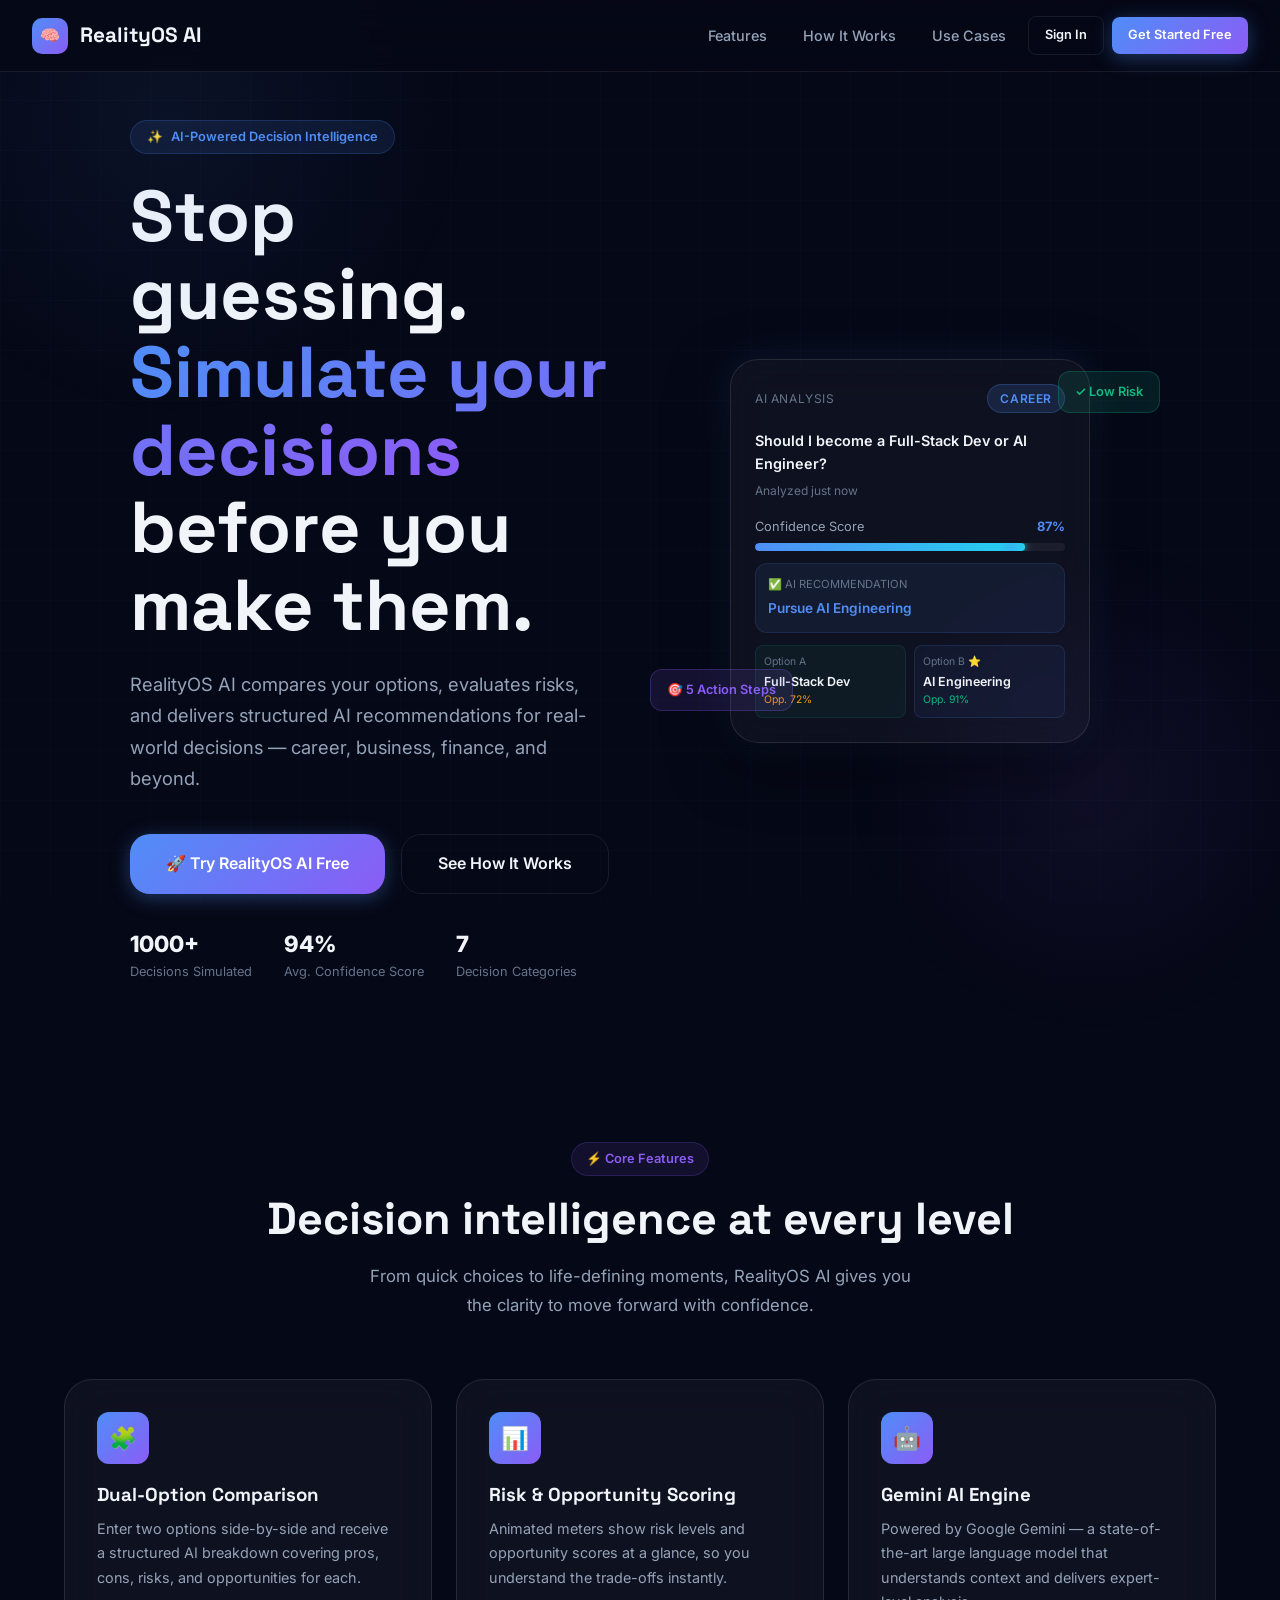
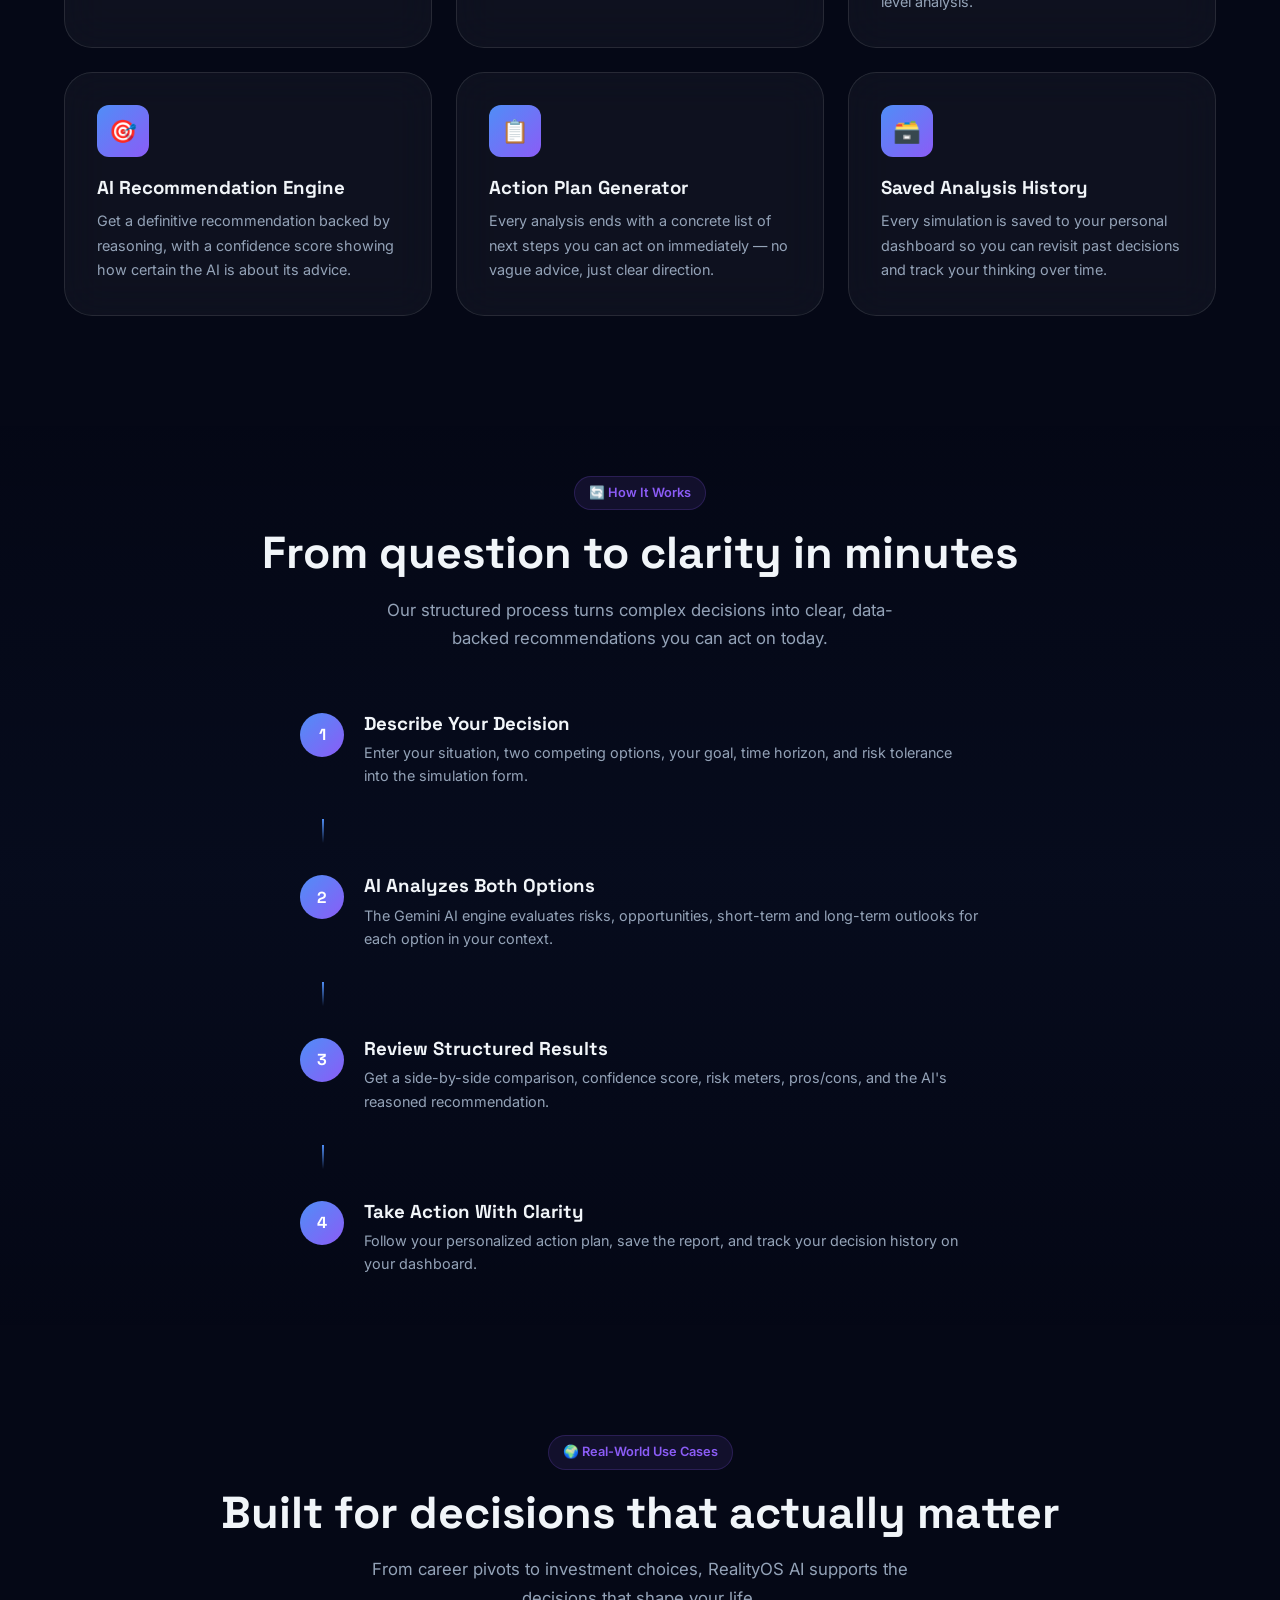
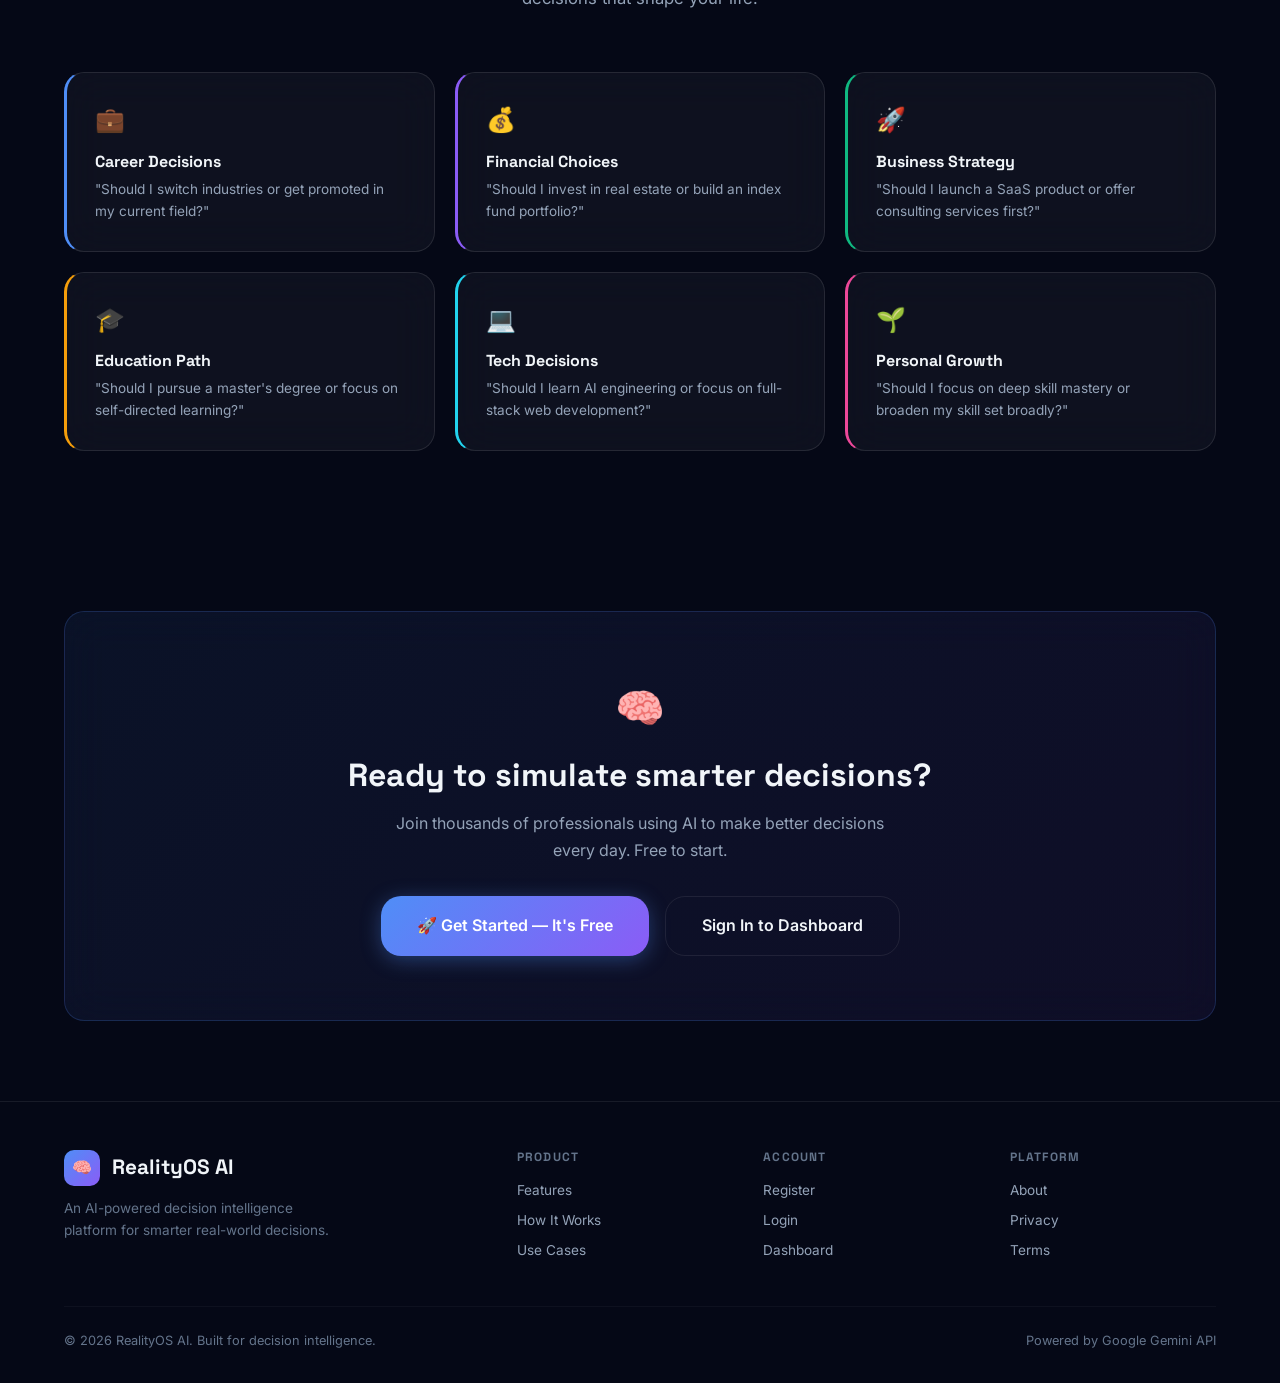
<file: index.html>
<!DOCTYPE html>
<html lang="en">
<head>
  <meta charset="UTF-8" />
  <meta name="viewport" content="width=device-width, initial-scale=1.0" />
  <title>RealityOS AI — AI-Powered Decision Intelligence</title>
  <meta name="description" content="Stop guessing. RealityOS AI helps you simulate real-world outcomes before making important life, career, business, or financial decisions." />
  <link rel="stylesheet" href="assets/css/style.css" />
  <style>
    .landing-nav { position: fixed; top: 0; left: 0; right: 0; z-index: 100; padding: 0 32px; height: var(--navbar-h); display: flex; align-items: center; justify-content: space-between; background: rgba(5,8,22,0.8); backdrop-filter: blur(20px); border-bottom: 1px solid var(--border-subtle); }
    .hero-content { flex: 1; max-width: 600px; }
    .hero-flex { display: flex; align-items: center; gap: 60px; }
    .use-case-grid { display: grid; grid-template-columns: repeat(3, 1fr); gap: 20px; }
    @media (max-width: 900px) { .use-case-grid { grid-template-columns: 1fr; } }
    @media (max-width: 768px) { .hero-flex { flex-direction: column; } .landing-nav .nav-links { display: none; } }
    .nav-links { display: flex; align-items: center; gap: 8px; }
    .how-steps { display: flex; flex-direction: column; gap: 32px; }
    .step-connector { width: 2px; height: 24px; background: linear-gradient(to bottom, var(--accent-blue), transparent); margin-left: 22px; }
    .gradient-text { background: var(--gradient-main); -webkit-background-clip: text; -webkit-text-fill-color: transparent; background-clip: text; }
    .glow-btn { position: relative; }
    .glow-btn::after { content: ''; position: absolute; inset: -2px; background: var(--gradient-main); border-radius: inherit; z-index: -1; opacity: 0; transition: opacity var(--transition); filter: blur(8px); }
    .glow-btn:hover::after { opacity: 0.5; }
  </style>
</head>
<body>
  <div class="glow-orb-2"></div>

  <!-- Navbar -->
  <nav class="landing-nav">
    <a href="index.html" class="navbar-brand">
      <div class="navbar-logo">🧠</div>
      RealityOS AI
    </a>
    <div class="nav-links">
      <a href="#features" class="navbar-link">Features</a>
      <a href="#how-it-works" class="navbar-link">How It Works</a>
      <a href="#use-cases" class="navbar-link">Use Cases</a>
      <a href="login.html" class="btn btn-ghost btn-sm">Sign In</a>
      <a href="register.html" class="btn btn-primary btn-sm glow-btn">Get Started Free</a>
    </div>
  </nav>

  <!-- Hero -->
  <section class="hero">
    <div class="container">
      <div class="hero-flex">
        <div class="hero-content">
          <div class="hero-badge">
            <span>✨</span> AI-Powered Decision Intelligence
          </div>
          <h1>
            Stop guessing.<br />
            <span class="gradient-text">Simulate your decisions</span><br />
            before you make them.
          </h1>
          <p>RealityOS AI compares your options, evaluates risks, and delivers structured AI recommendations for real-world decisions — career, business, finance, and beyond.</p>
          <div class="hero-cta">
            <a href="register.html" class="btn btn-primary btn-lg glow-btn" id="cta-hero">
              🚀 Try RealityOS AI Free
            </a>
            <a href="#how-it-works" class="btn btn-ghost btn-lg">See How It Works</a>
          </div>
          <div style="margin-top:32px; display:flex; gap:32px; flex-wrap:wrap;">
            <div>
              <div style="font-size:1.4rem;font-weight:800;color:var(--text-primary)">1000+</div>
              <div style="font-size:0.8rem;color:var(--text-muted)">Decisions Simulated</div>
            </div>
            <div>
              <div style="font-size:1.4rem;font-weight:800;color:var(--text-primary)">94%</div>
              <div style="font-size:0.8rem;color:var(--text-muted)">Avg. Confidence Score</div>
            </div>
            <div>
              <div style="font-size:1.4rem;font-weight:800;color:var(--text-primary)">7</div>
              <div style="font-size:0.8rem;color:var(--text-muted)">Decision Categories</div>
            </div>
          </div>
        </div>

        <div class="hero-visual">
          <!-- Hero Card Preview -->
          <div class="hero-card-preview">
            <div style="display:flex; justify-content:space-between; align-items:center; margin-bottom:16px;">
              <span style="font-size:0.75rem;color:var(--text-muted);text-transform:uppercase;letter-spacing:.05em;">AI Analysis</span>
              <span class="badge badge-blue">Career</span>
            </div>
            <div style="font-size:0.9rem;font-weight:600;margin-bottom:6px;">Should I become a Full-Stack Dev or AI Engineer?</div>
            <div style="font-size:0.75rem;color:var(--text-muted);margin-bottom:16px;">Analyzed just now</div>

            <div style="margin-bottom:12px;">
              <div style="display:flex;justify-content:space-between;margin-bottom:6px;font-size:0.8rem;">
                <span style="color:var(--text-secondary)">Confidence Score</span>
                <span style="color:var(--accent-blue);font-weight:700;">87%</span>
              </div>
              <div class="meter-track meter-blue">
                <div class="meter-fill" style="width:87%;background:linear-gradient(90deg,var(--accent-blue),var(--accent-cyan))"></div>
              </div>
            </div>

            <div style="padding:12px;background:rgba(79,142,247,0.08);border:1px solid rgba(79,142,247,0.15);border-radius:var(--radius-md);margin-bottom:12px;">
              <div style="font-size:0.7rem;color:var(--text-muted);margin-bottom:4px;">✅ AI RECOMMENDATION</div>
              <div style="font-size:0.85rem;font-weight:600;color:var(--accent-blue);">Pursue AI Engineering</div>
            </div>

            <div style="display:flex;gap:8px;">
              <div style="flex:1;padding:8px;background:rgba(16,185,129,0.06);border:1px solid rgba(16,185,129,0.12);border-radius:var(--radius-sm);">
                <div style="font-size:0.65rem;color:var(--text-muted);">Option A</div>
                <div style="font-size:0.78rem;font-weight:600;margin-top:2px;">Full-Stack Dev</div>
                <div style="font-size:0.65rem;color:var(--accent-amber);">Opp. 72%</div>
              </div>
              <div style="flex:1;padding:8px;background:rgba(79,142,247,0.06);border:1px solid rgba(79,142,247,0.15);border-radius:var(--radius-sm);">
                <div style="font-size:0.65rem;color:var(--text-muted);">Option B ⭐</div>
                <div style="font-size:0.78rem;font-weight:600;margin-top:2px;">AI Engineering</div>
                <div style="font-size:0.65rem;color:var(--accent-green);">Opp. 91%</div>
              </div>
            </div>
          </div>

          <!-- Floating badges -->
          <div style="position:absolute;top:20px;right:-10px;padding:10px 16px;background:rgba(16,185,129,0.12);border:1px solid rgba(16,185,129,0.25);border-radius:var(--radius-md);font-size:0.8rem;color:var(--accent-green);font-weight:600;animation:float 3s ease-in-out infinite 0.5s;">✓ Low Risk</div>
          <div style="position:absolute;bottom:40px;left:-20px;padding:10px 16px;background:rgba(139,92,246,0.12);border:1px solid rgba(139,92,246,0.25);border-radius:var(--radius-md);font-size:0.8rem;color:var(--accent-purple);font-weight:600;animation:float 3.5s ease-in-out infinite 1s;">🎯 5 Action Steps</div>
        </div>
      </div>
    </div>
  </section>

  <!-- Features -->
  <section class="section" id="features">
    <div class="container">
      <div class="section-header">
        <div class="section-badge">⚡ Core Features</div>
        <h2>Decision intelligence at every level</h2>
        <p>From quick choices to life-defining moments, RealityOS AI gives you the clarity to move forward with confidence.</p>
      </div>
      <div class="grid-3" id="features-grid">
        <div class="feature-card" style="animation:fadeSlideIn 0.5s ease 0.1s both">
          <div class="feature-icon">🧩</div>
          <h3 style="margin-bottom:10px;">Dual-Option Comparison</h3>
          <p style="color:var(--text-secondary);font-size:0.9rem;line-height:1.7;">Enter two options side-by-side and receive a structured AI breakdown covering pros, cons, risks, and opportunities for each.</p>
        </div>
        <div class="feature-card" style="animation:fadeSlideIn 0.5s ease 0.2s both">
          <div class="feature-icon">📊</div>
          <h3 style="margin-bottom:10px;">Risk & Opportunity Scoring</h3>
          <p style="color:var(--text-secondary);font-size:0.9rem;line-height:1.7;">Animated meters show risk levels and opportunity scores at a glance, so you understand the trade-offs instantly.</p>
        </div>
        <div class="feature-card" style="animation:fadeSlideIn 0.5s ease 0.3s both">
          <div class="feature-icon">🤖</div>
          <h3 style="margin-bottom:10px;">Gemini AI Engine</h3>
          <p style="color:var(--text-secondary);font-size:0.9rem;line-height:1.7;">Powered by Google Gemini — a state-of-the-art large language model that understands context and delivers expert-level analysis.</p>
        </div>
        <div class="feature-card" style="animation:fadeSlideIn 0.5s ease 0.15s both">
          <div class="feature-icon">🎯</div>
          <h3 style="margin-bottom:10px;">AI Recommendation Engine</h3>
          <p style="color:var(--text-secondary);font-size:0.9rem;line-height:1.7;">Get a definitive recommendation backed by reasoning, with a confidence score showing how certain the AI is about its advice.</p>
        </div>
        <div class="feature-card" style="animation:fadeSlideIn 0.5s ease 0.25s both">
          <div class="feature-icon">📋</div>
          <h3 style="margin-bottom:10px;">Action Plan Generator</h3>
          <p style="color:var(--text-secondary);font-size:0.9rem;line-height:1.7;">Every analysis ends with a concrete list of next steps you can act on immediately — no vague advice, just clear direction.</p>
        </div>
        <div class="feature-card" style="animation:fadeSlideIn 0.5s ease 0.35s both">
          <div class="feature-icon">🗃️</div>
          <h3 style="margin-bottom:10px;">Saved Analysis History</h3>
          <p style="color:var(--text-secondary);font-size:0.9rem;line-height:1.7;">Every simulation is saved to your personal dashboard so you can revisit past decisions and track your thinking over time.</p>
        </div>
      </div>
    </div>
  </section>

  <!-- How It Works -->
  <section class="section" id="how-it-works" style="background: linear-gradient(180deg, transparent 0%, rgba(79,142,247,0.03) 50%, transparent 100%);">
    <div class="container">
      <div class="section-header">
        <div class="section-badge">🔄 How It Works</div>
        <h2>From question to clarity in minutes</h2>
        <p>Our structured process turns complex decisions into clear, data-backed recommendations you can act on today.</p>
      </div>
      <div style="max-width:680px;margin:0 auto;" class="how-steps">
        <div class="how-step">
          <div><div class="how-step-num">1</div></div>
          <div>
            <h3 style="margin-bottom:6px;">Describe Your Decision</h3>
            <p style="color:var(--text-secondary);font-size:0.9rem;line-height:1.6;">Enter your situation, two competing options, your goal, time horizon, and risk tolerance into the simulation form.</p>
          </div>
        </div>
        <div class="step-connector"></div>
        <div class="how-step">
          <div><div class="how-step-num">2</div></div>
          <div>
            <h3 style="margin-bottom:6px;">AI Analyzes Both Options</h3>
            <p style="color:var(--text-secondary);font-size:0.9rem;line-height:1.6;">The Gemini AI engine evaluates risks, opportunities, short-term and long-term outlooks for each option in your context.</p>
          </div>
        </div>
        <div class="step-connector"></div>
        <div class="how-step">
          <div><div class="how-step-num">3</div></div>
          <div>
            <h3 style="margin-bottom:6px;">Review Structured Results</h3>
            <p style="color:var(--text-secondary);font-size:0.9rem;line-height:1.6;">Get a side-by-side comparison, confidence score, risk meters, pros/cons, and the AI's reasoned recommendation.</p>
          </div>
        </div>
        <div class="step-connector"></div>
        <div class="how-step">
          <div><div class="how-step-num">4</div></div>
          <div>
            <h3 style="margin-bottom:6px;">Take Action With Clarity</h3>
            <p style="color:var(--text-secondary);font-size:0.9rem;line-height:1.6;">Follow your personalized action plan, save the report, and track your decision history on your dashboard.</p>
          </div>
        </div>
      </div>
    </div>
  </section>

  <!-- Use Cases -->
  <section class="section" id="use-cases">
    <div class="container">
      <div class="section-header">
        <div class="section-badge">🌍 Real-World Use Cases</div>
        <h2>Built for decisions that actually matter</h2>
        <p>From career pivots to investment choices, RealityOS AI supports the decisions that shape your life.</p>
      </div>
      <div class="use-case-grid">
        <div class="card" style="border-left:3px solid var(--accent-blue);">
          <div style="font-size:1.5rem;margin-bottom:12px;">💼</div>
          <h4 style="margin-bottom:8px;">Career Decisions</h4>
          <p style="color:var(--text-secondary);font-size:0.85rem;line-height:1.6;">"Should I switch industries or get promoted in my current field?"</p>
        </div>
        <div class="card" style="border-left:3px solid var(--accent-purple);">
          <div style="font-size:1.5rem;margin-bottom:12px;">💰</div>
          <h4 style="margin-bottom:8px;">Financial Choices</h4>
          <p style="color:var(--text-secondary);font-size:0.85rem;line-height:1.6;">"Should I invest in real estate or build an index fund portfolio?"</p>
        </div>
        <div class="card" style="border-left:3px solid var(--accent-green);">
          <div style="font-size:1.5rem;margin-bottom:12px;">🚀</div>
          <h4 style="margin-bottom:8px;">Business Strategy</h4>
          <p style="color:var(--text-secondary);font-size:0.85rem;line-height:1.6;">"Should I launch a SaaS product or offer consulting services first?"</p>
        </div>
        <div class="card" style="border-left:3px solid var(--accent-amber);">
          <div style="font-size:1.5rem;margin-bottom:12px;">🎓</div>
          <h4 style="margin-bottom:8px;">Education Path</h4>
          <p style="color:var(--text-secondary);font-size:0.85rem;line-height:1.6;">"Should I pursue a master's degree or focus on self-directed learning?"</p>
        </div>
        <div class="card" style="border-left:3px solid var(--accent-cyan);">
          <div style="font-size:1.5rem;margin-bottom:12px;">💻</div>
          <h4 style="margin-bottom:8px;">Tech Decisions</h4>
          <p style="color:var(--text-secondary);font-size:0.85rem;line-height:1.6;">"Should I learn AI engineering or focus on full-stack web development?"</p>
        </div>
        <div class="card" style="border-left:3px solid var(--accent-pink);">
          <div style="font-size:1.5rem;margin-bottom:12px;">🌱</div>
          <h4 style="margin-bottom:8px;">Personal Growth</h4>
          <p style="color:var(--text-secondary);font-size:0.85rem;line-height:1.6;">"Should I focus on deep skill mastery or broaden my skill set broadly?"</p>
        </div>
      </div>
    </div>
  </section>

  <!-- CTA Section -->
  <section class="section">
    <div class="container">
      <div class="card" style="text-align:center;padding:64px 48px;background:var(--gradient-card);border-color:rgba(79,142,247,0.2);">
        <div style="font-size:2.5rem;margin-bottom:16px;">🧠</div>
        <h2 style="font-size:2rem;margin-bottom:16px;">Ready to simulate smarter decisions?</h2>
        <p style="color:var(--text-secondary);max-width:500px;margin:0 auto 32px;font-size:1rem;line-height:1.7;">Join thousands of professionals using AI to make better decisions every day. Free to start.</p>
        <div style="display:flex;gap:16px;justify-content:center;flex-wrap:wrap;">
          <a href="register.html" class="btn btn-primary btn-lg glow-btn">🚀 Get Started — It's Free</a>
          <a href="login.html" class="btn btn-ghost btn-lg">Sign In to Dashboard</a>
        </div>
      </div>
    </div>
  </section>

  <!-- Footer -->
  <footer class="footer">
    <div class="container">
      <div style="display:grid;grid-template-columns:2fr 1fr 1fr 1fr;gap:40px;margin-bottom:0;" id="footer-grid">
        <div class="footer-brand">
          <div class="navbar-brand" style="margin-bottom:12px;">
            <div class="navbar-logo">🧠</div>
            RealityOS AI
          </div>
          <p>An AI-powered decision intelligence platform for smarter real-world decisions.</p>
        </div>
        <div class="footer-links">
          <h4>Product</h4>
          <a href="#features">Features</a>
          <a href="#how-it-works">How It Works</a>
          <a href="#use-cases">Use Cases</a>
        </div>
        <div class="footer-links">
          <h4>Account</h4>
          <a href="register.html">Register</a>
          <a href="login.html">Login</a>
          <a href="dashboard.html">Dashboard</a>
        </div>
        <div class="footer-links">
          <h4>Platform</h4>
          <a href="#">About</a>
          <a href="#">Privacy</a>
          <a href="#">Terms</a>
        </div>
      </div>
      <div class="footer-bottom">
        <span>© 2026 RealityOS AI. Built for decision intelligence.</span>
        <span>Powered by Google Gemini API</span>
      </div>
    </div>
  </footer>

  <script src="assets/js/api.js"></script>
  <script src="assets/js/app.js"></script>
  <script>
    // Smooth scroll
    document.querySelectorAll('a[href^="#"]').forEach(a => {
      a.addEventListener('click', e => {
        const target = document.querySelector(a.getAttribute('href'));
        if (target) { e.preventDefault(); target.scrollIntoView({ behavior: 'smooth' }); }
      });
    });
    // If already logged in, redirect to dashboard
    document.addEventListener('DOMContentLoaded', () => {
      if (Auth.isLoggedIn()) {
        document.querySelector('.hero-cta').innerHTML +=
          `<div style="margin-top:12px;font-size:0.85rem;color:var(--text-muted)">Welcome back! <a href="dashboard.html" style="color:var(--accent-blue)">Open Dashboard →</a></div>`;
      }
    });
  </script>
</body>
</html>
</file>
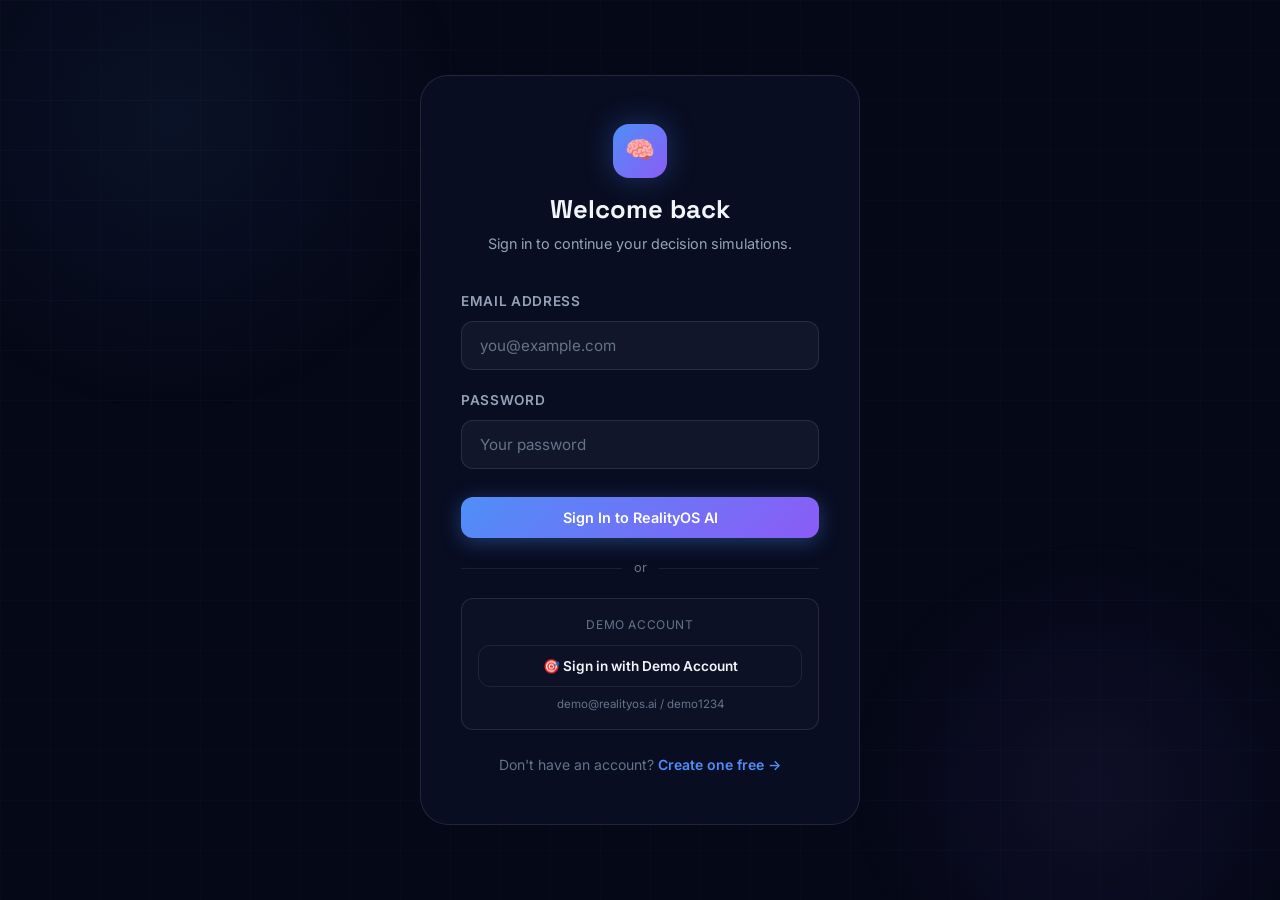
<file: dashboard.html>
<!DOCTYPE html>
<html lang="en">
<head>
  <meta charset="UTF-8" />
  <meta name="viewport" content="width=device-width, initial-scale=1.0" />
  <title>Dashboard — RealityOS AI</title>
  <meta name="description" content="Your RealityOS AI decision intelligence dashboard." />
  <link rel="stylesheet" href="assets/css/style.css" />
  <style>
    .welcome-card { background: var(--gradient-card); border: 1px solid rgba(79,142,247,0.2); border-radius: var(--radius-xl); padding: 32px; margin-bottom: 32px; display: flex; align-items: center; justify-content: space-between; flex-wrap: wrap; gap: 20px; }
    .welcome-text h2 { font-size: 1.6rem; margin-bottom: 6px; }
    .welcome-text p { color: var(--text-secondary); font-size: 0.95rem; }
    .recent-sim-item { display: flex; align-items: center; gap: 16px; padding: 16px 20px; background: rgba(255,255,255,0.02); border: 1px solid var(--glass-border); border-radius: var(--radius-md); margin-bottom: 10px; cursor: pointer; transition: all var(--transition); }
    .recent-sim-item:hover { background: rgba(255,255,255,0.05); border-color: var(--border-glow); transform: translateX(4px); }
    .activity-dot { width: 8px; height: 8px; border-radius: 50%; background: var(--accent-blue); margin-right: 4px; display: inline-block; }
  </style>
</head>
<body>
  <div class="glow-orb-2"></div>

  <!-- Navbar -->
  <nav class="navbar">
    <div style="display:flex;align-items:center;gap:16px;">
      <button class="hamburger" id="hamburger" aria-label="Toggle sidebar">
        <span></span><span></span><span></span>
      </button>
      <a href="index.html" class="navbar-brand">
        <div class="navbar-logo">🧠</div>
        RealityOS AI
      </a>
    </div>
    <div class="navbar-actions">
      <span style="color:var(--text-secondary);font-size:0.9rem;">Hi, <strong class="user-name-display" style="color:var(--text-primary)">User</strong></span>
      <a href="new-simulation.html" class="btn btn-primary btn-sm">+ New Simulation</a>
      <button class="btn btn-ghost btn-sm" data-action="logout">Sign Out</button>
    </div>
  </nav>

  <div class="sidebar-overlay" id="sidebar-overlay"></div>

  <!-- Sidebar -->
  <aside class="sidebar" id="sidebar">
    <nav class="sidebar-nav">
      <div class="sidebar-section-label">Navigation</div>
      <a href="dashboard.html" class="sidebar-link active">
        <span class="icon">📊</span> Dashboard
      </a>
      <a href="new-simulation.html" class="sidebar-link">
        <span class="icon">➕</span> New Simulation
      </a>
      <a href="simulations.html" class="sidebar-link">
        <span class="icon">🗃️</span> My Simulations
      </a>
      <div class="sidebar-section-label">Account</div>
      <a href="profile.html" class="sidebar-link">
        <span class="icon">👤</span> Profile
      </a>
      <a href="#" class="sidebar-link" data-action="logout">
        <span class="icon">🚪</span> Sign Out
      </a>
    </nav>
  </aside>

  <div class="app-layout">
    <main class="main-content">
      <!-- Welcome -->
      <div class="welcome-card animate-slide-in">
        <div class="welcome-text">
          <h2>Welcome back, <span class="user-name-display">Decision Maker</span> 👋</h2>
          <p>Ready to simulate your next decision? Get AI-powered clarity in minutes.</p>
        </div>
        <a href="new-simulation.html" class="btn btn-primary btn-lg">🚀 Run New Simulation</a>
      </div>

      <!-- Stats Grid -->
      <div class="grid-4" style="margin-bottom:32px;" id="stats-grid">
        <div class="stat-card blue animate-slide-in">
          <div class="stat-icon">📊</div>
          <div class="stat-value" id="stat-total">—</div>
          <div class="stat-label">Total Simulations</div>
        </div>
        <div class="stat-card red animate-slide-in" style="animation-delay:0.1s">
          <div class="stat-icon">⚠️</div>
          <div class="stat-value" id="stat-highrisk">—</div>
          <div class="stat-label">High-Risk Decisions</div>
        </div>
        <div class="stat-card green animate-slide-in" style="animation-delay:0.2s">
          <div class="stat-icon">✅</div>
          <div class="stat-value" id="stat-recommended">—</div>
          <div class="stat-label">AI Recommendations</div>
        </div>
        <div class="stat-card amber animate-slide-in" style="animation-delay:0.3s">
          <div class="stat-icon">💾</div>
          <div class="stat-value" id="stat-saved">—</div>
          <div class="stat-label">Saved Reports</div>
        </div>
      </div>

      <div class="grid-2">
        <!-- Recent Simulations -->
        <div>
          <div style="display:flex;justify-content:space-between;align-items:center;margin-bottom:16px;">
            <h3 style="font-size:1.1rem;">Recent Simulations</h3>
            <a href="simulations.html" style="font-size:0.85rem;color:var(--accent-blue);">View All →</a>
          </div>
          <div id="recent-list">
            <div style="text-align:center;padding:40px;color:var(--text-muted);">
              <div class="spinner" style="margin:0 auto 16px;"></div>
              Loading...
            </div>
          </div>
        </div>

        <!-- Category Overview + Quick Start -->
        <div>
          <h3 style="font-size:1.1rem;margin-bottom:16px;">Quick Start Templates</h3>
          <div id="quick-templates" style="display:flex;flex-direction:column;gap:10px;">
            <div class="sample-card" data-template="career">
              <h4>💼 Career Path Decision</h4>
              <p>Should I stay in my current role or switch to a new opportunity?</p>
            </div>
            <div class="sample-card" data-template="finance">
              <h4>💰 Investment Choice</h4>
              <p>Should I invest in stocks or start a business with my savings?</p>
            </div>
            <div class="sample-card" data-template="tech">
              <h4>💻 Tech Skill Focus</h4>
              <p>Should I learn AI engineering or full-stack web development?</p>
            </div>
            <div class="sample-card" data-template="biz">
              <h4>🚀 Business Launch</h4>
              <p>Should I launch a SaaS product or offer freelance services first?</p>
            </div>
          </div>

          <div style="margin-top:24px;">
            <h3 style="font-size:1.1rem;margin-bottom:16px;">Category Breakdown</h3>
            <div id="category-breakdown" style="display:flex;flex-direction:column;gap:10px;"></div>
          </div>
        </div>
      </div>
    </main>
  </div>

  <script src="assets/js/api.js"></script>
  <script src="assets/js/app.js"></script>
  <script>
    document.addEventListener('DOMContentLoaded', async () => {
      Auth.redirectIfNotAuth();

      // Load simulations and stats
      const res = await API.getSimulations();
      if (res.ok && res.data.success) {
        const { simulations, stats } = res.data;

        // Update stats
        document.getElementById('stat-total').textContent       = stats.total || 0;
        document.getElementById('stat-highrisk').textContent    = stats.high_risk || 0;
        document.getElementById('stat-recommended').textContent = stats.recommended || 0;
        document.getElementById('stat-saved').textContent       = stats.total || 0;

        // Recent list
        const list = document.getElementById('recent-list');
        if (!simulations.length) {
          list.innerHTML = `<div class="empty-state">
            <div class="icon">🧠</div>
            <h3>No simulations yet</h3>
            <p>Run your first decision simulation to see results here.</p>
            <a href="new-simulation.html" class="btn btn-primary" style="margin-top:16px;">+ New Simulation</a>
          </div>`;
        } else {
          list.innerHTML = simulations.slice(0, 5).map(s => `
            <div class="recent-sim-item" onclick="window.location.href='results.html?id=${s.id}'">
              <div class="sim-icon">${getCategoryIcon(s.category)}</div>
              <div style="flex:1;min-width:0;">
                <div style="font-weight:600;font-size:0.9rem;white-space:nowrap;overflow:hidden;text-overflow:ellipsis;">${s.decision_title}</div>
                <div style="font-size:0.75rem;color:var(--text-muted);margin-top:2px;">${s.category} · ${timeAgo(s.created_at)}</div>
              </div>
              <div style="text-align:right;flex-shrink:0;">
                <div style="font-size:0.8rem;font-weight:700;color:var(--accent-blue);">${s.confidence_score}%</div>
                <div style="font-size:0.7rem;color:var(--text-muted);">Confidence</div>
              </div>
            </div>`).join('');
        }

        // Category breakdown
        const cats = {};
        simulations.forEach(s => { cats[s.category] = (cats[s.category] || 0) + 1; });
        const total = simulations.length || 1;
        const catEl = document.getElementById('category-breakdown');
        if (Object.keys(cats).length) {
          catEl.innerHTML = Object.entries(cats).sort((a,b) => b[1]-a[1]).map(([cat, count]) => `
            <div>
              <div style="display:flex;justify-content:space-between;font-size:0.82rem;margin-bottom:4px;">
                <span>${getCategoryIcon(cat)} ${cat}</span>
                <span style="color:var(--text-muted);">${count} sim${count>1?'s':''}</span>
              </div>
              <div class="meter-track meter-blue">
                <div class="meter-fill" style="width:${Math.round(count/total*100)}%"></div>
              </div>
            </div>`).join('');
        } else {
          catEl.innerHTML = '<p style="color:var(--text-muted);font-size:0.85rem;">No data yet.</p>';
        }
      }

      // Template quick start
      const TEMPLATES = {
        career: { decision_title:'Career Path Decision', category:'Career', situation_description:'I am currently employed but an exciting new opportunity has presented itself. I need to decide whether to stay in my current role or pursue the new path.', option_a_title:'Stay in Current Role', option_a_description:'Continue with my existing employer. Stable income, familiar environment, known growth trajectory.', option_b_title:'Switch to New Opportunity', option_b_description:'Accept the new role at a different company. Higher salary potential, new challenge, career pivot.', user_goal:'Maximize long-term career satisfaction and earning potential', time_horizon:'Long-term', risk_tolerance:'Medium' },
        finance: { decision_title:'Investment Strategy Choice', category:'Finance', situation_description:'I have $10,000 in savings and need to decide the best way to deploy it for long-term financial growth.', option_a_title:'Invest in Index Funds', option_a_description:'Put the entire amount into a diversified index fund portfolio for passive growth.', option_b_title:'Start a Side Business', option_b_description:'Use the capital to launch a small online business with higher risk but potentially higher returns.', user_goal:'Grow net worth over 5 years', time_horizon:'Long-term', risk_tolerance:'Medium' },
        tech: { decision_title:'Tech Skill Specialization', category:'Technology', situation_description:'I want to specialize in a high-demand technical field. I am deciding between two fast-growing disciplines.', option_a_title:'Full-Stack Web Development', option_a_description:'Master React, Node.js, and modern web technologies. Large job market, freelance opportunities.', option_b_title:'AI Engineering', option_b_description:'Focus on machine learning, LLMs, and AI infrastructure. Higher barrier to entry but rapidly growing demand.', user_goal:'Land a high-paying remote tech job within 12 months', time_horizon:'Mid-term', risk_tolerance:'Medium' },
        biz: { decision_title:'Business Launch Strategy', category:'Business', situation_description:'I want to start earning from my technical skills. I need to choose between building a product or offering services.', option_a_title:'Launch a SaaS Product', option_a_description:'Build a software-as-a-service product. Scalable but requires upfront time, capital, and marketing.', option_b_title:'Freelance Consulting', option_b_description:'Offer services directly to clients immediately. Fast income but traded time for money.', user_goal:'Build a sustainable income stream within 6 months', time_horizon:'Mid-term', risk_tolerance:'High' }
      };

      document.querySelectorAll('[data-template]').forEach(el => {
        el.addEventListener('click', () => {
          const key = el.dataset.template;
          if (TEMPLATES[key]) {
            sessionStorage.setItem('sim_prefill', JSON.stringify(TEMPLATES[key]));
            window.location.href = './new-simulation.html';
          }
        });
      });
    });
  </script>
</body>
</html>
</file>
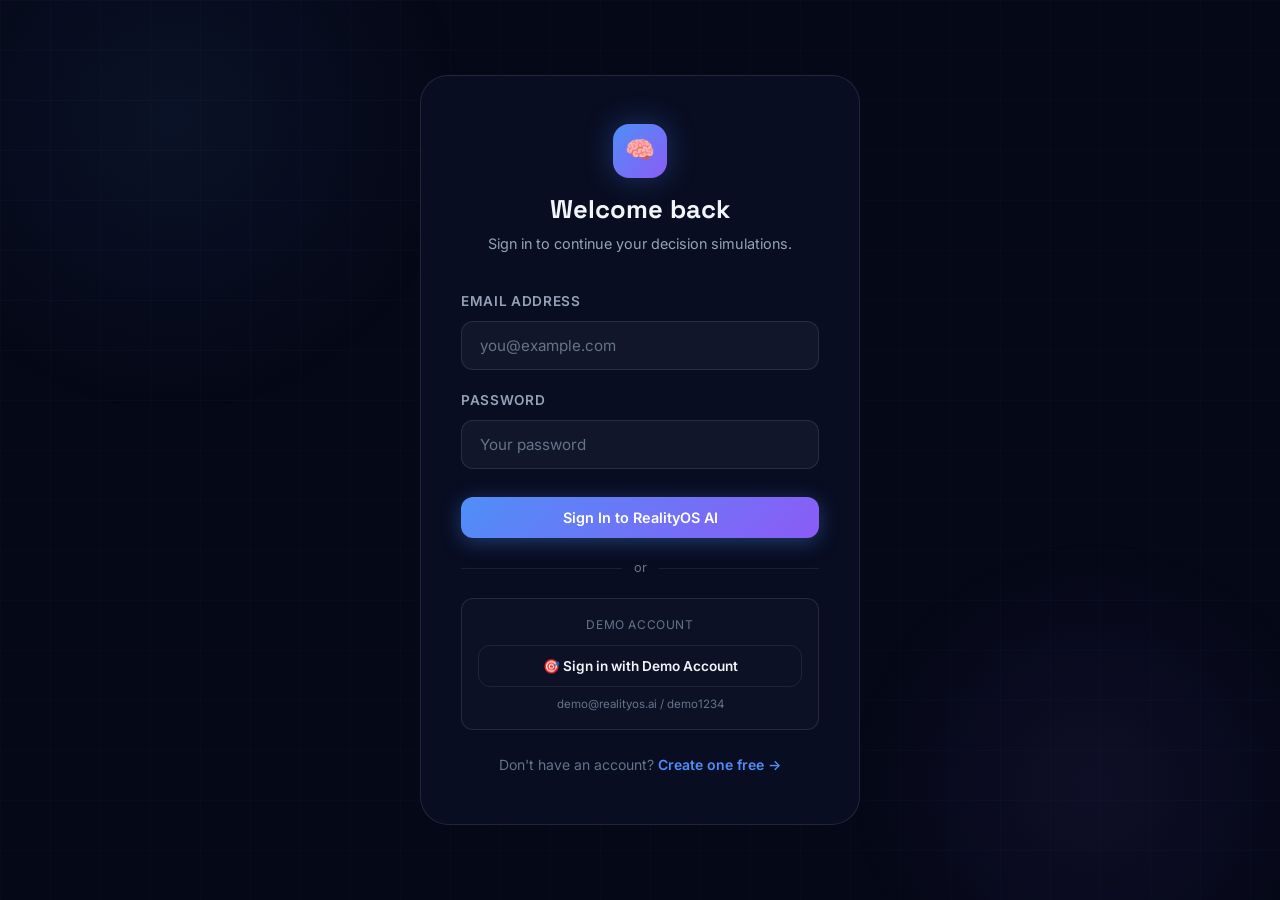
<file: login.html>
<!DOCTYPE html>
<html lang="en">
<head>
  <meta charset="UTF-8" />
  <meta name="viewport" content="width=device-width, initial-scale=1.0" />
  <title>Sign In — RealityOS AI</title>
  <meta name="description" content="Sign in to your RealityOS AI account to access your decision intelligence dashboard." />
  <link rel="stylesheet" href="assets/css/style.css" />
  <style>
    .auth-page { min-height: 100vh; display: flex; align-items: center; justify-content: center; padding: 40px 20px; }
    .auth-card { width: 100%; max-width: 440px; background: rgba(10,15,38,0.8); border: 1px solid var(--glass-border); border-radius: var(--radius-xl); padding: 48px 40px; backdrop-filter: blur(30px); animation: fadeSlideIn 0.5s ease; position: relative; z-index: 1; }
    .auth-header { text-align: center; margin-bottom: 36px; }
    .auth-logo { width: 54px; height: 54px; background: var(--gradient-main); border-radius: 16px; display: flex; align-items: center; justify-content: center; font-size: 1.5rem; margin: 0 auto 16px; box-shadow: 0 0 30px rgba(79,142,247,0.3); }
    .auth-footer-text { text-align: center; margin-top: 24px; font-size: 0.875rem; color: var(--text-muted); }
    .auth-footer-text a { color: var(--accent-blue); font-weight: 600; }
    .divider-or { display: flex; align-items: center; gap: 12px; margin: 20px 0; color: var(--text-muted); font-size: 0.8rem; }
    .divider-or::before, .divider-or::after { content: ''; flex: 1; height: 1px; background: var(--border-subtle); }
    @media (max-width: 480px) { .auth-card { padding: 32px 24px; } }
  </style>
</head>
<body>
  <div class="glow-orb-2"></div>

  <div class="auth-page">
    <div class="auth-card">
      <a href="index.html" style="display:block;text-align:center;margin-bottom:4px;">
        <div class="auth-logo">🧠</div>
      </a>
      <div class="auth-header">
        <h1 style="font-size:1.6rem;margin-bottom:8px;">Welcome back</h1>
        <p style="color:var(--text-secondary);font-size:0.9rem;">Sign in to continue your decision simulations.</p>
      </div>

      <div id="alert-container"></div>

      <form id="login-form" novalidate>
        <div class="form-group">
          <label class="form-label" for="email">Email Address</label>
          <input type="email" id="email" class="form-control" placeholder="you@example.com" autocomplete="email" required />
        </div>
        <div class="form-group">
          <label class="form-label" for="password">Password</label>
          <input type="password" id="password" class="form-control" placeholder="Your password" autocomplete="current-password" required />
        </div>

        <button type="submit" class="btn btn-primary w-full" id="login-btn" style="width:100%;justify-content:center;margin-top:8px;">
          Sign In to RealityOS AI
        </button>
      </form>

      <div class="divider-or">or</div>

      <div style="background:rgba(255,255,255,0.02);border:1px solid var(--glass-border);border-radius:var(--radius-md);padding:16px;">
        <div style="font-size:0.75rem;color:var(--text-muted);margin-bottom:10px;text-align:center;text-transform:uppercase;letter-spacing:.05em;">Demo Account</div>
        <button class="btn btn-ghost w-full" style="width:100%;justify-content:center;font-size:0.85rem;" id="demo-btn">
          🎯 Sign in with Demo Account
        </button>
        <div style="text-align:center;font-size:0.72rem;color:var(--text-muted);margin-top:8px;">demo@realityos.ai / demo1234</div>
      </div>

      <p class="auth-footer-text">Don't have an account? <a href="register.html">Create one free →</a></p>
    </div>
  </div>

  <script src="assets/js/api.js"></script>
  <script src="assets/js/app.js"></script>
  <script>
    document.addEventListener('DOMContentLoaded', () => {
      Auth.redirectIfAuth();

      const form = document.getElementById('login-form');
      const demoBtn = document.getElementById('demo-btn');

      async function doLogin(email, password) {
        clearAlert('alert-container');
        setLoading('login-btn', true, 'Signing in...');

        const res = await API.login({ email, password });
        setLoading('login-btn', false, 'Sign In to RealityOS AI');

        if (res.ok && res.data.success) {
          Auth.setUser(res.data.user);
          showAlert('alert-container', res.data.message, 'success');
          setTimeout(() => window.location.href = 'dashboard.html', 800);
        } else {
          showAlert('alert-container', res.data.error || 'Login failed. Please try again.');
        }
      }

      form.addEventListener('submit', async (e) => {
        e.preventDefault();
        const email = document.getElementById('email').value.trim();
        const password = document.getElementById('password').value;
        if (!email || !password) { showAlert('alert-container', 'Please fill in all fields.'); return; }
        await doLogin(email, password);
      });

      demoBtn.addEventListener('click', () => doLogin('demo@realityos.ai', 'demo1234'));
    });
  </script>
</body>
</html>
</file>
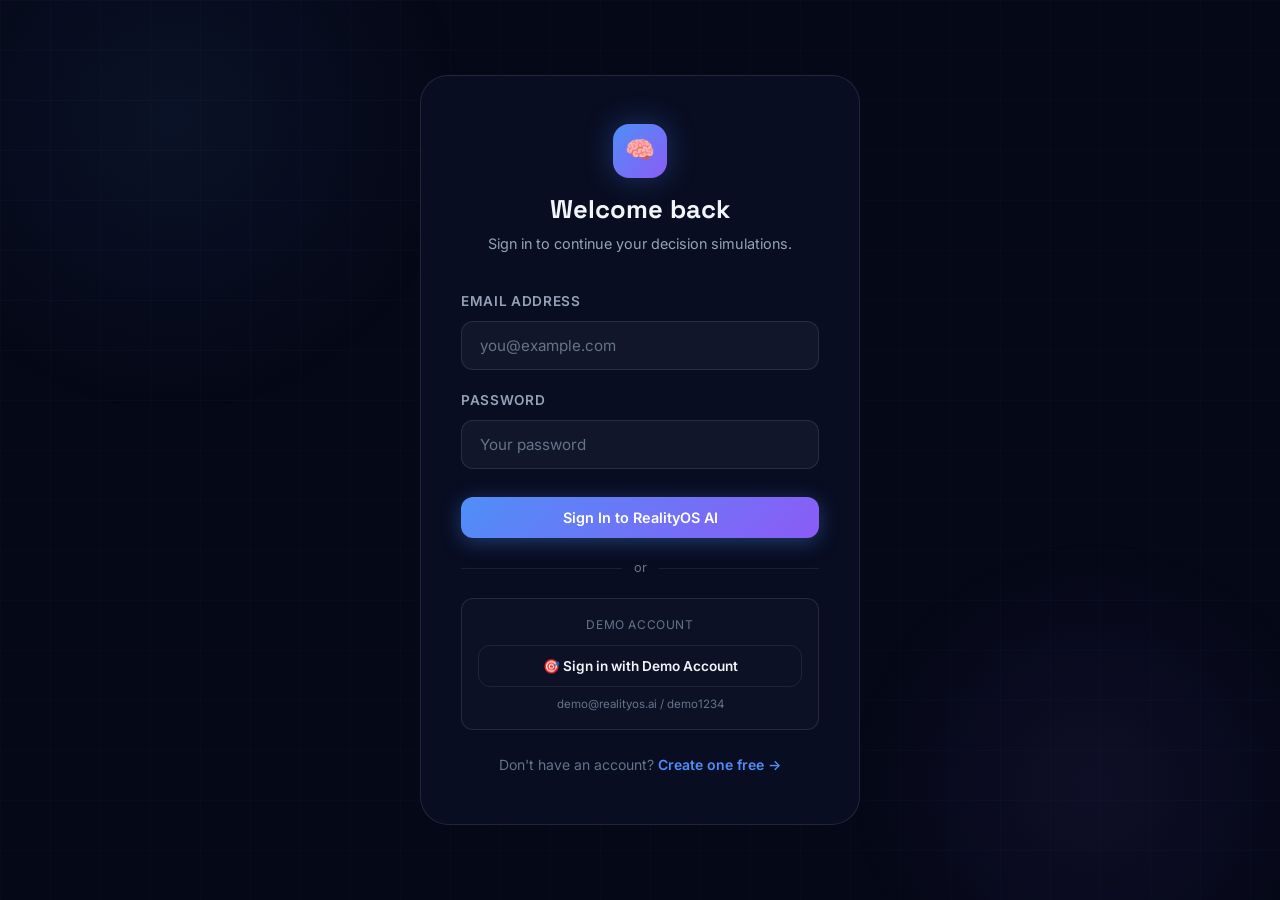
<file: new-simulation.html>
<!DOCTYPE html>
<html lang="en">
<head>
  <meta charset="UTF-8" />
  <meta name="viewport" content="width=device-width, initial-scale=1.0" />
  <title>New Simulation — RealityOS AI</title>
  <meta name="description" content="Create a new AI decision simulation on RealityOS AI." />
  <link rel="stylesheet" href="assets/css/style.css" />
  <style>
    .form-section { margin-bottom: 28px; }
    .form-section-title { font-size: 0.8rem; font-weight: 700; text-transform: uppercase; letter-spacing: 0.08em; color: var(--text-muted); margin-bottom: 16px; padding-bottom: 10px; border-bottom: 1px solid var(--border-subtle); display: flex; align-items: center; gap: 8px; }
    .option-pair { display: grid; grid-template-columns: 1fr 1fr; gap: 20px; }
    .option-box { background: rgba(255,255,255,0.02); border: 1px solid var(--glass-border); border-radius: var(--radius-lg); padding: 20px; }
    .option-box.option-a-box { border-left: 3px solid var(--accent-blue); }
    .option-box.option-b-box { border-left: 3px solid var(--accent-purple); }
    .option-label { font-size: 0.85rem; font-weight: 700; margin-bottom: 14px; display:flex; align-items:center; gap:8px; }
    .option-a-label { color: var(--accent-blue); }
    .option-b-label { color: var(--accent-purple); }
    .samples-row { display: flex; gap: 10px; flex-wrap: wrap; margin-bottom: 24px; }
    .sample-pill { padding: 8px 14px; background: rgba(255,255,255,0.04); border: 1px solid var(--glass-border); border-radius: 999px; font-size: 0.8rem; color: var(--text-secondary); cursor: pointer; transition: all var(--transition); white-space: nowrap; }
    .sample-pill:hover { border-color: var(--accent-blue); color: var(--accent-blue); background: rgba(79,142,247,0.06); }
    #ai-loading-overlay { display:none; }
    #ai-loading-overlay:not(.hidden) { display:flex; }
    @media (max-width: 768px) { .option-pair { grid-template-columns: 1fr; } }
  </style>
</head>
<body>
  <div class="glow-orb-2"></div>

  <!-- AI Loading Overlay -->
  <div class="ai-loading-overlay hidden" id="ai-loading-overlay">
    <div class="ai-loading-ring"></div>
    <div>
      <div class="ai-loading-text">Running Decision Analysis</div>
      <div class="ai-loading-subtext" id="loading-step">Analyzing your decision context...</div>
    </div>
    <div style="width:240px;margin-top:8px;">
      <div class="meter-track meter-blue">
        <div class="meter-fill" id="loading-bar" style="width:0%;transition:width 2.8s ease;"></div>
      </div>
    </div>
    <div style="font-size:0.75rem;color:var(--text-muted);margin-top:4px;">Powered by Gemini AI — usually takes 10–20 seconds</div>
  </div>

  <!-- Navbar -->
  <nav class="navbar">
    <div style="display:flex;align-items:center;gap:16px;">
      <button class="hamburger" id="hamburger"><span></span><span></span><span></span></button>
      <a href="index.html" class="navbar-brand"><div class="navbar-logo">🧠</div> RealityOS AI</a>
    </div>
    <div class="navbar-actions">
      <a href="dashboard.html" class="btn btn-ghost btn-sm">← Dashboard</a>
      <button class="btn btn-ghost btn-sm" data-action="logout">Sign Out</button>
    </div>
  </nav>

  <div class="sidebar-overlay" id="sidebar-overlay"></div>
  <aside class="sidebar" id="sidebar">
    <nav class="sidebar-nav">
      <div class="sidebar-section-label">Navigation</div>
      <a href="dashboard.html" class="sidebar-link"><span class="icon">📊</span> Dashboard</a>
      <a href="new-simulation.html" class="sidebar-link active"><span class="icon">➕</span> New Simulation</a>
      <a href="simulations.html" class="sidebar-link"><span class="icon">🗃️</span> My Simulations</a>
      <div class="sidebar-section-label">Account</div>
      <a href="profile.html" class="sidebar-link"><span class="icon">👤</span> Profile</a>
      <a href="#" class="sidebar-link" data-action="logout"><span class="icon">🚪</span> Sign Out</a>
    </nav>
  </aside>

  <div class="app-layout">
    <main class="main-content">
      <div class="page-header">
        <h1>New Decision Simulation</h1>
        <p>Describe your decision, compare two options, and receive an AI-powered analysis in seconds.</p>
      </div>

      <!-- Sample Scenarios -->
      <div style="margin-bottom:24px;">
        <div style="font-size:0.8rem;color:var(--text-muted);margin-bottom:10px;text-transform:uppercase;letter-spacing:.05em;">⚡ Quick Load Sample Scenario</div>
        <div class="samples-row">
          <div class="sample-pill" data-sample="devpath">Should I become a Full-Stack Dev or AI Engineer?</div>
          <div class="sample-pill" data-sample="invest">Invest in laptop upgrade vs. start a side business?</div>
          <div class="sample-pill" data-sample="freelance">Freelancing vs. remote job applications?</div>
          <div class="sample-pill" data-sample="degree">Get a master's degree vs. self-directed learning?</div>
        </div>
      </div>

      <div id="alert-container" style="margin-bottom:16px;"></div>

      <form id="simulation-form" novalidate>
        <div class="card" style="padding:32px;">

          <!-- Decision Context -->
          <div class="form-section">
            <div class="form-section-title">📋 Decision Context</div>
            <div class="grid-2">
              <div class="form-group">
                <label class="form-label" for="decision_title">Decision Title *</label>
                <input type="text" id="decision_title" class="form-control" placeholder="e.g., Career path choice for 2025" required />
              </div>
              <div class="form-group">
                <label class="form-label" for="category">Category *</label>
                <select id="category" class="form-control" required>
                  <option value="">Select a category</option>
                  <option value="Career">💼 Career</option>
                  <option value="Education">🎓 Education</option>
                  <option value="Business">🚀 Business</option>
                  <option value="Finance">💰 Finance</option>
                  <option value="Productivity">⚡ Productivity</option>
                  <option value="Technology">💻 Technology</option>
                  <option value="Personal Growth">🌱 Personal Growth</option>
                </select>
              </div>
            </div>
            <div class="form-group">
              <label class="form-label" for="situation_description">Situation Description *</label>
              <textarea id="situation_description" class="form-control textarea" placeholder="Describe your current situation, background, and why you're facing this decision. The more context you provide, the more accurate the analysis." rows="4" required></textarea>
            </div>
          </div>

          <!-- Options Comparison -->
          <div class="form-section">
            <div class="form-section-title">⚖️ Compare Two Options</div>
            <div class="option-pair">
              <div class="option-box option-a-box">
                <div class="option-label option-a-label">🔵 Option A</div>
                <div class="form-group">
                  <label class="form-label" for="option_a_title">Option Title *</label>
                  <input type="text" id="option_a_title" class="form-control" placeholder="e.g., Full-Stack Development" required />
                </div>
                <div class="form-group" style="margin-bottom:0;">
                  <label class="form-label" for="option_a_description">Describe This Option *</label>
                  <textarea id="option_a_description" class="form-control textarea" placeholder="What does this option involve? What are you committing to?" rows="3" required></textarea>
                </div>
              </div>
              <div class="option-box option-b-box">
                <div class="option-label option-b-label">🟣 Option B</div>
                <div class="form-group">
                  <label class="form-label" for="option_b_title">Option Title *</label>
                  <input type="text" id="option_b_title" class="form-control" placeholder="e.g., AI Engineering" required />
                </div>
                <div class="form-group" style="margin-bottom:0;">
                  <label class="form-label" for="option_b_description">Describe This Option *</label>
                  <textarea id="option_b_description" class="form-control textarea" placeholder="What does this option involve? What are you committing to?" rows="3" required></textarea>
                </div>
              </div>
            </div>
          </div>

          <!-- Your Context -->
          <div class="form-section" style="margin-bottom:0;">
            <div class="form-section-title">🎯 Your Context & Goals</div>
            <div class="form-group">
              <label class="form-label" for="user_goal">Your Goal</label>
              <input type="text" id="user_goal" class="form-control" placeholder="e.g., Land a high-paying remote job within 12 months" />
            </div>
            <div class="grid-2">
              <div class="form-group" style="margin-bottom:0;">
                <label class="form-label" for="time_horizon">Time Horizon</label>
                <select id="time_horizon" class="form-control">
                  <option value="Short-term">Short-term (0–6 months)</option>
                  <option value="Mid-term" selected>Mid-term (6 months–2 years)</option>
                  <option value="Long-term">Long-term (2+ years)</option>
                </select>
              </div>
              <div class="form-group" style="margin-bottom:0;">
                <label class="form-label" for="risk_tolerance">Risk Tolerance</label>
                <select id="risk_tolerance" class="form-control">
                  <option value="Low">🟢 Low — Prefer safety</option>
                  <option value="Medium" selected>🟡 Medium — Balanced approach</option>
                  <option value="High">🔴 High — Ready to take risks</option>
                </select>
              </div>
            </div>
          </div>
        </div>

        <div style="display:flex;gap:16px;margin-top:20px;justify-content:flex-end;">
          <a href="dashboard.html" class="btn btn-ghost">Cancel</a>
          <button type="submit" class="btn btn-primary btn-lg" id="analyze-btn">
            🧠 Analyze Decision
          </button>
        </div>
      </form>
    </main>
  </div>

  <script src="assets/js/api.js"></script>
  <script src="assets/js/app.js"></script>
  <script>
    const SAMPLES = {
      devpath: { decision_title: 'Full-Stack Dev vs AI Engineering Career Path', category: 'Technology', situation_description: 'I am a junior developer with 1 year of experience in JavaScript. I want to specialize in a high-demand field and build a long-term career in tech. I am deciding between becoming a full-stack web developer or pivoting to AI engineering as the field is growing rapidly.', option_a_title: 'Full-Stack Web Development', option_a_description: 'Master React, Node.js, databases, and DevOps. Large existing job market, strong freelance ecosystem, clear learning path, widely understood by employers.', option_b_title: 'AI Engineering', option_b_description: 'Focus on LLMs, machine learning, Python, and AI infrastructure. Higher barrier to entry, but rapidly growing demand and premium salaries. Future-proof career.', user_goal: 'Secure a well-paying remote tech role within 12 months', time_horizon: 'Mid-term', risk_tolerance: 'Medium' },
      invest: { decision_title: 'Laptop Upgrade vs Starting a Side Business', category: 'Finance', situation_description: 'I have $2,000 saved and am a freelance graphic designer. My current laptop is aging and slowing me down. Alternatively, I could use this money to begin marketing my services more aggressively and start a formal side business.', option_a_title: 'Upgrade My Laptop', option_a_description: 'Purchase a powerful new MacBook Pro to improve productivity, reduce frustration, handle larger projects faster, and improve client deliverable quality.', option_b_title: 'Invest in a Side Business', option_b_description: 'Spend the $2,000 on a professional website, portfolio, paid advertising, and branding to convert my freelance work into a formal agency.', user_goal: 'Increase monthly income by 50% within 6 months', time_horizon: 'Short-term', risk_tolerance: 'Medium' },
      freelance: { decision_title: 'Freelancing vs Remote Job Applications', category: 'Career', situation_description: 'I am a skilled developer finishing a bootcamp. I need income soon. I must choose between hunting for remote full-time employment or starting to freelance immediately on Upwork and Fiverr.', option_a_title: 'Focus on Freelancing', option_a_description: 'Build a freelance profile, take small projects, build a portfolio, and grow client base. Start earning quickly but with variable income.', option_b_title: 'Remote Job Applications', option_b_description: 'Apply aggressively to remote junior developer roles. More stable income and benefits but takes longer to land a position.', user_goal: 'Start earning a sustainable income within 3 months', time_horizon: 'Short-term', risk_tolerance: 'Medium' },
      degree: { decision_title: "Master's Degree vs Self-Directed Learning", category: 'Education', situation_description: "I have a bachelor's degree and 2 years of industry experience. I want to advance my knowledge and career prospects. I am deciding between going back to university for a master's or building a structured self-learning curriculum.", option_a_title: "Pursue a Master's Degree", option_a_description: 'Enroll in a 2-year master\'s program. Credential recognition, structured environment, networking, but significant cost ($40,000+) and time commitment.', option_b_title: 'Self-Directed Learning', option_b_description: 'Build a personal curriculum using online courses, projects, open source contributions, and mentorship. Lower cost, faster, but no formal credential.', user_goal: 'Become a technical leader in my field within 3 years', time_horizon: 'Long-term', risk_tolerance: 'Low' },
    };

    document.addEventListener('DOMContentLoaded', () => {
      Auth.redirectIfNotAuth();

      // Check for prefill from dashboard templates
      const prefill = sessionStorage.getItem('sim_prefill');
      if (prefill) {
        try { applyFormData(JSON.parse(prefill)); sessionStorage.removeItem('sim_prefill'); } catch(e) {}
      }

      // Sample pills
      document.querySelectorAll('[data-sample]').forEach(pill => {
        pill.addEventListener('click', () => {
          const s = SAMPLES[pill.dataset.sample];
          if (s) applyFormData(s);
        });
      });

      function applyFormData(data) {
        Object.keys(data).forEach(key => {
          const el = document.getElementById(key);
          if (el) el.value = data[key];
        });
        document.getElementById('decision_title').scrollIntoView({ behavior: 'smooth', block: 'center' });
      }

      // Form submit
      const form = document.getElementById('simulation-form');
      form.addEventListener('submit', async (e) => {
        e.preventDefault();
        clearAlert('alert-container');

        const fields = ['decision_title', 'category', 'situation_description', 'option_a_title', 'option_a_description', 'option_b_title', 'option_b_description'];
        for (const f of fields) {
          const el = document.getElementById(f);
          if (!el.value.trim()) {
            showAlert('alert-container', 'Please fill in all required fields (marked with *).');
            el.focus();
            return;
          }
        }

        const payload = {
          decision_title:        document.getElementById('decision_title').value.trim(),
          category:              document.getElementById('category').value,
          situation_description: document.getElementById('situation_description').value.trim(),
          option_a_title:        document.getElementById('option_a_title').value.trim(),
          option_a_description:  document.getElementById('option_a_description').value.trim(),
          option_b_title:        document.getElementById('option_b_title').value.trim(),
          option_b_description:  document.getElementById('option_b_description').value.trim(),
          user_goal:             document.getElementById('user_goal').value.trim(),
          time_horizon:          document.getElementById('time_horizon').value,
          risk_tolerance:        document.getElementById('risk_tolerance').value,
        };

        setLoading('analyze-btn', true, 'Analyzing...');
        showAILoading();

        // Animate loading bar
        const bar = document.getElementById('loading-bar');
        let p = 0;
        const barInterval = setInterval(() => {
          p = Math.min(p + Math.random() * 12, 92);
          bar.style.width = p + '%';
        }, 2000);

        const res = await API.analyze(payload);

        clearInterval(barInterval);
        bar.style.width = '100%';

        setTimeout(() => {
          hideAILoading();
          setLoading('analyze-btn', false, '🧠 Analyze Decision');

          if (res.ok && res.data.success) {
            // Store results in sessionStorage for results page
            sessionStorage.setItem('sim_result', JSON.stringify({ analysis: res.data.analysis, params: payload }));
            window.location.href = 'results.html';
          } else {
            showAlert('alert-container', res.data.error || 'AI analysis failed. Please check your API key or try again.');
          }
        }, 600);
      });
    });
  </script>
</body>
</html>
</file>
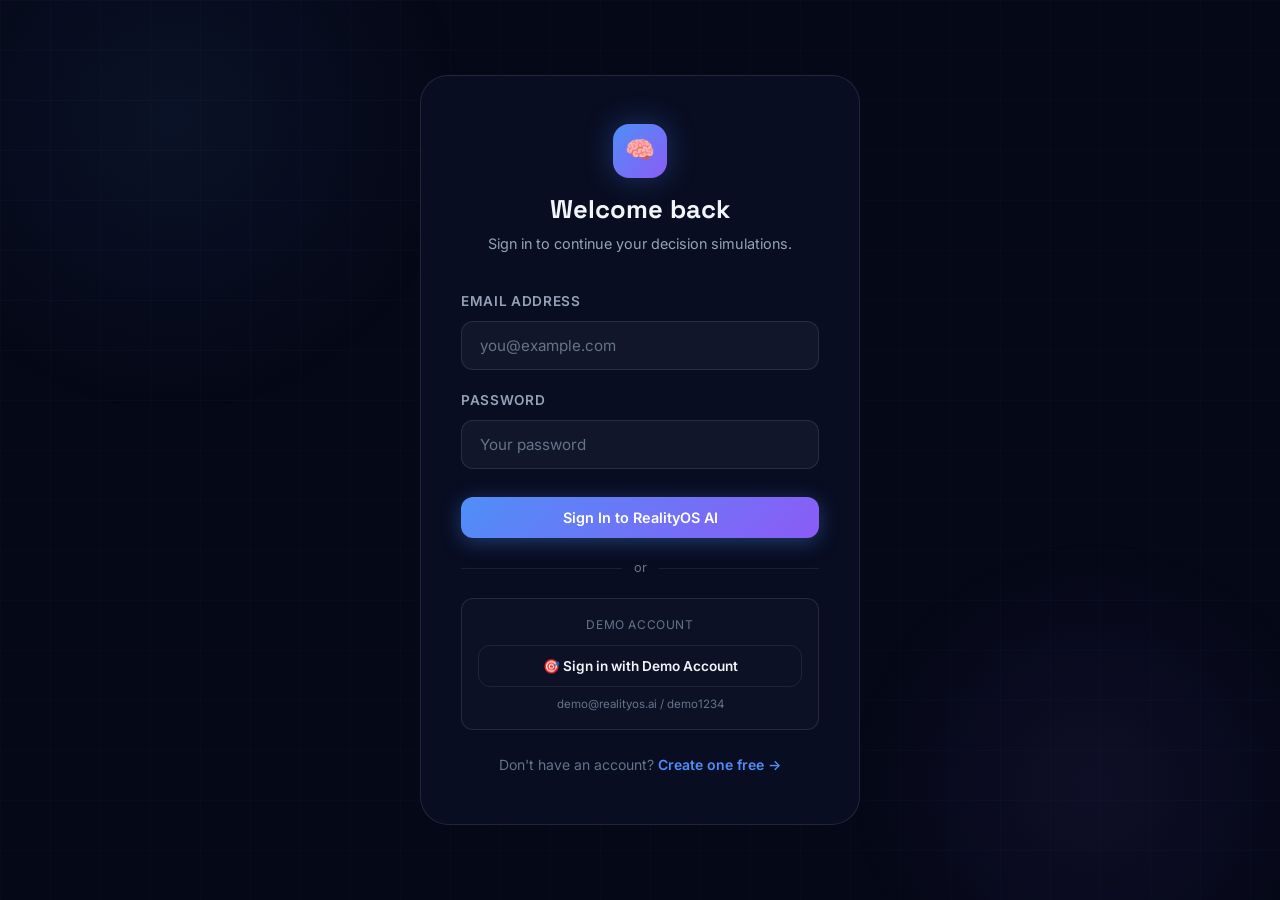
<file: profile.html>
<!DOCTYPE html>
<html lang="en">
<head>
  <meta charset="UTF-8" />
  <meta name="viewport" content="width=device-width, initial-scale=1.0" />
  <title>Profile — RealityOS AI</title>
  <meta name="description" content="Your RealityOS AI account profile and statistics." />
  <link rel="stylesheet" href="assets/css/style.css" />
  <style>
    .profile-avatar { width: 80px; height: 80px; background: var(--gradient-main); border-radius: 50%; display: flex; align-items: center; justify-content: center; font-size: 2rem; font-weight: 800; color: white; flex-shrink: 0; box-shadow: 0 0 30px rgba(79,142,247,0.3); }
    .info-row { display: flex; justify-content: space-between; align-items: center; padding: 14px 0; border-bottom: 1px solid rgba(255,255,255,0.05); font-size: 0.9rem; }
    .info-row:last-child { border-bottom: none; }
    .info-row label { color: var(--text-muted); font-size: 0.8rem; font-weight: 600; text-transform: uppercase; letter-spacing: .04em; }
    .info-row span { color: var(--text-primary); font-weight: 500; }
  </style>
</head>
<body>
  <div class="glow-orb-2"></div>

  <nav class="navbar">
    <div style="display:flex;align-items:center;gap:16px;">
      <button class="hamburger" id="hamburger"><span></span><span></span><span></span></button>
      <a href="index.html" class="navbar-brand"><div class="navbar-logo">🧠</div> RealityOS AI</a>
    </div>
    <div class="navbar-actions">
      <button class="btn btn-ghost btn-sm" data-action="logout">Sign Out</button>
    </div>
  </nav>

  <div class="sidebar-overlay" id="sidebar-overlay"></div>
  <aside class="sidebar" id="sidebar">
    <nav class="sidebar-nav">
      <div class="sidebar-section-label">Navigation</div>
      <a href="dashboard.html" class="sidebar-link"><span class="icon">📊</span> Dashboard</a>
      <a href="new-simulation.html" class="sidebar-link"><span class="icon">➕</span> New Simulation</a>
      <a href="simulations.html" class="sidebar-link"><span class="icon">🗃️</span> My Simulations</a>
      <div class="sidebar-section-label">Account</div>
      <a href="profile.html" class="sidebar-link active"><span class="icon">👤</span> Profile</a>
      <a href="#" class="sidebar-link" data-action="logout"><span class="icon">🚪</span> Sign Out</a>
    </nav>
  </aside>

  <div class="app-layout">
    <main class="main-content">
      <div class="page-header">
        <h1>Account Profile</h1>
        <p>Your account details and decision intelligence statistics.</p>
      </div>

      <div id="alert-container" style="margin-bottom:16px;"></div>

      <div class="grid-2">
        <!-- Profile Card -->
        <div class="card" style="padding:32px;">
          <div style="display:flex;align-items:center;gap:20px;margin-bottom:28px;">
            <div class="profile-avatar" id="avatar-initials">?</div>
            <div>
              <h2 style="font-size:1.4rem;" id="profile-name">Loading...</h2>
              <p style="color:var(--text-muted);font-size:0.85rem;" id="profile-email">—</p>
            </div>
          </div>
          <div>
            <div class="info-row">
              <label>Full Name</label>
              <span id="info-name">—</span>
            </div>
            <div class="info-row">
              <label>Email</label>
              <span id="info-email">—</span>
            </div>
            <div class="info-row">
              <label>Member Since</label>
              <span id="info-joined">—</span>
            </div>
          </div>
        </div>

        <!-- Stats Card -->
        <div style="display:flex;flex-direction:column;gap:16px;">
          <div class="stat-card blue">
            <div class="stat-icon">📊</div>
            <div class="stat-value" id="prof-total">—</div>
            <div class="stat-label">Total Simulations Run</div>
          </div>
          <div class="stat-card green">
            <div class="stat-icon">✅</div>
            <div class="stat-value" id="prof-recommended">—</div>
            <div class="stat-label">AI Recommendations Received</div>
          </div>
          <div class="stat-card red">
            <div class="stat-icon">⚠️</div>
            <div class="stat-value" id="prof-highrisk">—</div>
            <div class="stat-label">High-Risk Decisions Analyzed</div>
          </div>
        </div>
      </div>

      <div style="margin-top:24px;display:flex;gap:12px;">
        <a href="new-simulation.html" class="btn btn-primary">+ New Simulation</a>
        <a href="simulations.html" class="btn btn-ghost">View All Simulations</a>
      </div>
    </main>
  </div>

  <script src="assets/js/api.js"></script>
  <script src="assets/js/app.js"></script>
  <script>
    document.addEventListener('DOMContentLoaded', async () => {
      Auth.redirectIfNotAuth();

      const res = await API.profile();
      if (res.ok && res.data.success) {
        const p = res.data.profile;
        const initials = p.full_name.split(' ').map(n => n[0]).join('').toUpperCase().slice(0, 2);

        document.getElementById('avatar-initials').textContent = initials;
        document.getElementById('profile-name').textContent    = p.full_name;
        document.getElementById('profile-email').textContent   = p.email;
        document.getElementById('info-name').textContent       = p.full_name;
        document.getElementById('info-email').textContent      = p.email;
        document.getElementById('info-joined').textContent     = formatDate(p.created_at);
        document.getElementById('prof-total').textContent       = p.total_simulations || 0;
        document.getElementById('prof-recommended').textContent = p.recommended_decisions || 0;
        document.getElementById('prof-highrisk').textContent   = p.high_risk_decisions || 0;
      } else {
        showAlert('alert-container', 'Failed to load profile. Please try again.', 'error');
      }
    });
  </script>
</body>
</html>
</file>
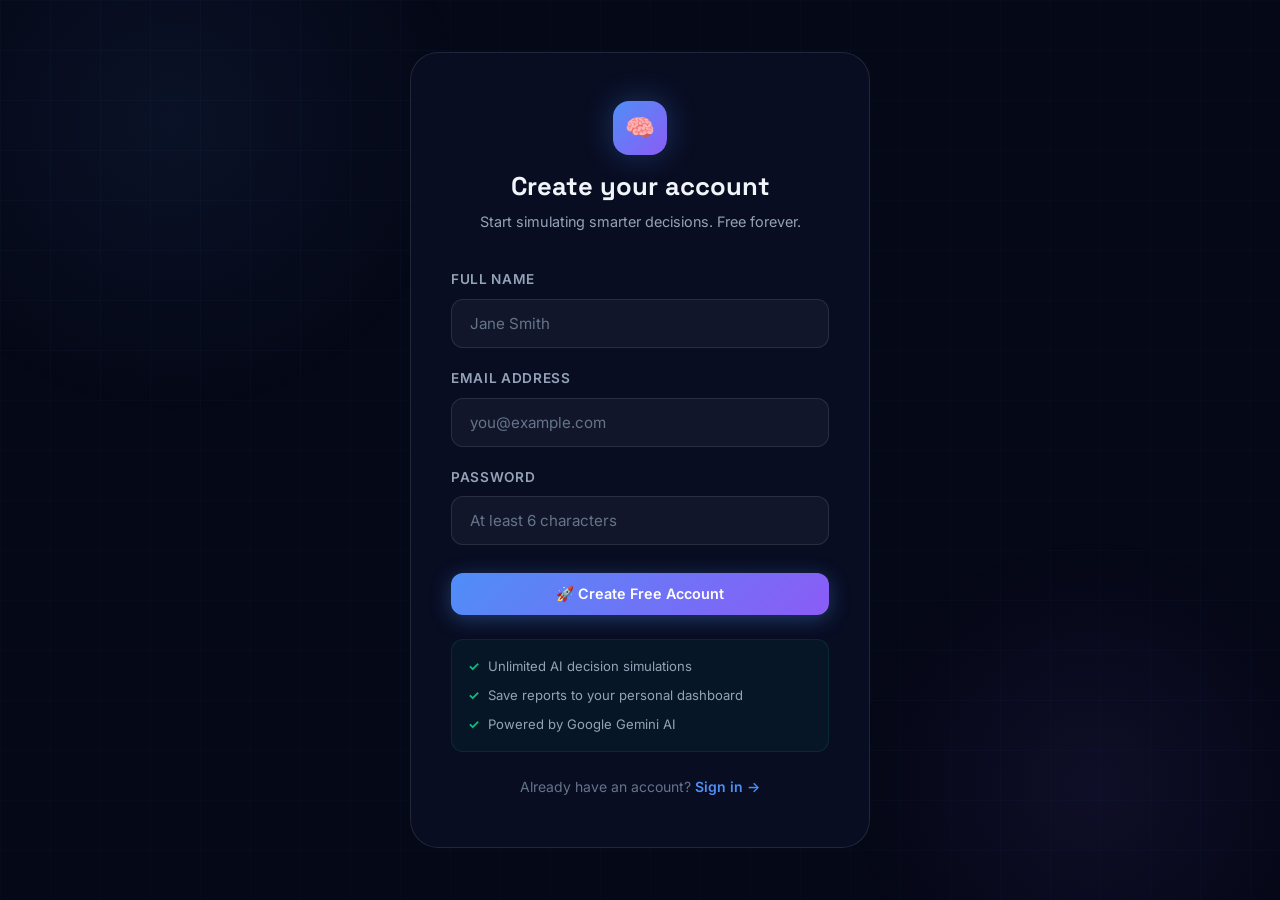
<file: register.html>
<!DOCTYPE html>
<html lang="en">
<head>
  <meta charset="UTF-8" />
  <meta name="viewport" content="width=device-width, initial-scale=1.0" />
  <title>Create Account — RealityOS AI</title>
  <meta name="description" content="Create your free RealityOS AI account and start simulating smarter decisions today." />
  <link rel="stylesheet" href="assets/css/style.css" />
  <style>
    .auth-page { min-height: 100vh; display: flex; align-items: center; justify-content: center; padding: 40px 20px; }
    .auth-card { width: 100%; max-width: 460px; background: rgba(10,15,38,0.8); border: 1px solid var(--glass-border); border-radius: var(--radius-xl); padding: 48px 40px; backdrop-filter: blur(30px); animation: fadeSlideIn 0.5s ease; position: relative; z-index: 1; }
    .auth-header { text-align: center; margin-bottom: 36px; }
    .auth-logo { width: 54px; height: 54px; background: var(--gradient-main); border-radius: 16px; display: flex; align-items: center; justify-content: center; font-size: 1.5rem; margin: 0 auto 16px; box-shadow: 0 0 30px rgba(79,142,247,0.3); }
    .auth-footer-text { text-align: center; margin-top: 24px; font-size: 0.875rem; color: var(--text-muted); }
    .auth-footer-text a { color: var(--accent-blue); font-weight: 600; }
    .perks { display: flex; flex-direction: column; gap: 8px; margin-top: 24px; padding: 16px; background: rgba(16,185,129,0.05); border: 1px solid rgba(16,185,129,0.12); border-radius: var(--radius-md); }
    .perk { display: flex; align-items: center; gap: 8px; font-size: 0.82rem; color: var(--text-secondary); }
    .perk::before { content: '✓'; color: var(--accent-green); font-weight: 700; }
    @media (max-width: 480px) { .auth-card { padding: 32px 24px; } }
  </style>
</head>
<body>
  <div class="glow-orb-2"></div>

  <div class="auth-page">
    <div class="auth-card">
      <a href="index.html" style="display:block;text-align:center;margin-bottom:4px;">
        <div class="auth-logo">🧠</div>
      </a>
      <div class="auth-header">
        <h1 style="font-size:1.6rem;margin-bottom:8px;">Create your account</h1>
        <p style="color:var(--text-secondary);font-size:0.9rem;">Start simulating smarter decisions. Free forever.</p>
      </div>

      <div id="alert-container"></div>

      <form id="register-form" novalidate>
        <div class="form-group">
          <label class="form-label" for="full-name">Full Name</label>
          <input type="text" id="full-name" class="form-control" placeholder="Jane Smith" autocomplete="name" required />
        </div>
        <div class="form-group">
          <label class="form-label" for="email">Email Address</label>
          <input type="email" id="email" class="form-control" placeholder="you@example.com" autocomplete="email" required />
        </div>
        <div class="form-group">
          <label class="form-label" for="password">Password</label>
          <input type="password" id="password" class="form-control" placeholder="At least 6 characters" autocomplete="new-password" required />
        </div>

        <button type="submit" class="btn btn-primary w-full" id="register-btn" style="width:100%;justify-content:center;margin-top:8px;">
          🚀 Create Free Account
        </button>
      </form>

      <div class="perks">
        <div class="perk">Unlimited AI decision simulations</div>
        <div class="perk">Save reports to your personal dashboard</div>
        <div class="perk">Powered by Google Gemini AI</div>
      </div>

      <p class="auth-footer-text">Already have an account? <a href="login.html">Sign in →</a></p>
    </div>
  </div>

  <script src="assets/js/api.js"></script>
  <script src="assets/js/app.js"></script>
  <script>
    document.addEventListener('DOMContentLoaded', () => {
      Auth.redirectIfAuth();

      const form = document.getElementById('register-form');
      form.addEventListener('submit', async (e) => {
        e.preventDefault();
        clearAlert('alert-container');

        const fullName = document.getElementById('full-name').value.trim();
        const email    = document.getElementById('email').value.trim();
        const password = document.getElementById('password').value;

        if (!fullName || fullName.length < 2) { showAlert('alert-container', 'Full name must be at least 2 characters.'); return; }
        if (!email || !/^[^\s@]+@[^\s@]+\.[^\s@]+$/.test(email)) { showAlert('alert-container', 'Please enter a valid email address.'); return; }
        if (!password || password.length < 6) { showAlert('alert-container', 'Password must be at least 6 characters.'); return; }

        setLoading('register-btn', true, 'Creating account...');
        const res = await API.register({ full_name: fullName, email, password });
        setLoading('register-btn', false, '🚀 Create Free Account');

        if (res.ok && res.data.success) {
          showAlert('alert-container', 'Account created! Signing you in...', 'success');
          // Auto-login after register
          const loginRes = await API.login({ email, password });
          if (loginRes.ok && loginRes.data.success) {
            Auth.setUser(loginRes.data.user);
            setTimeout(() => window.location.href = 'dashboard.html', 1000);
          } else {
            setTimeout(() => window.location.href = 'login.html', 1200);
          }
        } else {
          showAlert('alert-container', res.data.error || 'Registration failed. Please try again.');
        }
      });
    });
  </script>
</body>
</html>
</file>
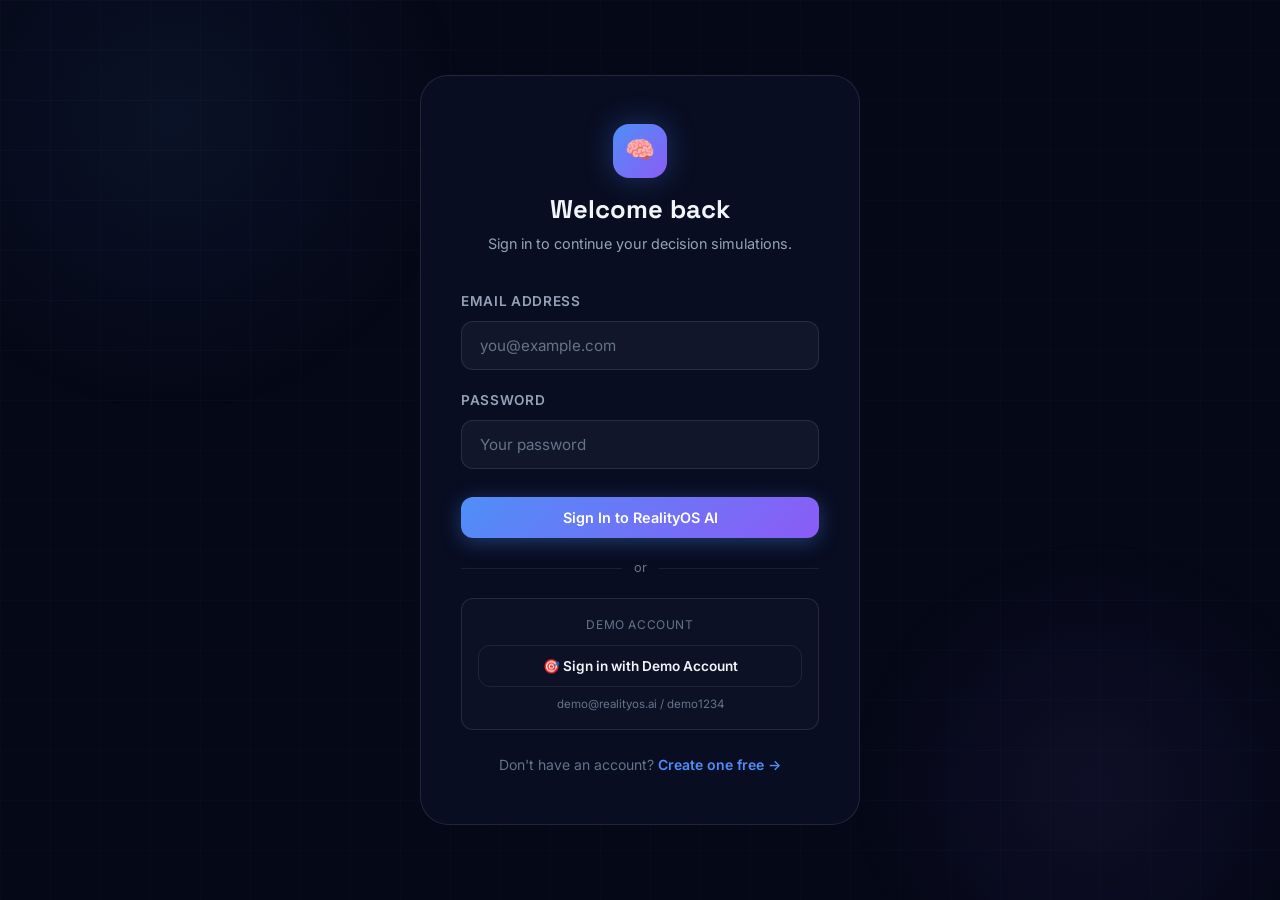
<file: results.html>
<!DOCTYPE html>
<html lang="en">
<head>
  <meta charset="UTF-8" />
  <meta name="viewport" content="width=device-width, initial-scale=1.0" />
  <title>Analysis Results — RealityOS AI</title>
  <meta name="description" content="AI-powered decision analysis results from RealityOS AI." />
  <link rel="stylesheet" href="assets/css/style.css" />
  <style>
    .result-section { margin-bottom: 32px; }
    .section-title { font-size: 1rem; font-weight: 700; color: var(--text-secondary); text-transform: uppercase; letter-spacing: 0.06em; margin-bottom: 16px; display: flex; align-items: center; gap: 8px; }
    .option-header { display: flex; justify-content: space-between; align-items: flex-start; margin-bottom: 20px; flex-wrap: wrap; gap: 12px; }
    .outlook-box { padding: 14px 16px; border-radius: var(--radius-md); margin-top: 12px; font-size: 0.85rem; line-height: 1.6; }
    .outlook-short { background: rgba(79,142,247,0.06); border: 1px solid rgba(79,142,247,0.12); }
    .outlook-long  { background: rgba(139,92,246,0.06); border: 1px solid rgba(139,92,246,0.12); }
    .comparison-table { width: 100%; border-collapse: collapse; }
    .comparison-table td, .comparison-table th { padding: 12px 16px; text-align: left; border-bottom: 1px solid rgba(255,255,255,0.05); font-size: 0.875rem; }
    .comparison-table th { color: var(--text-muted); font-size: 0.75rem; text-transform: uppercase; letter-spacing: 0.05em; font-weight: 600; }
    .comparison-table td:last-child { text-align: right; }
    .win-badge { padding: 4px 10px; border-radius: 999px; font-size: 0.7rem; font-weight: 700; background: rgba(79,142,247,0.15); color: var(--accent-blue); border: 1px solid rgba(79,142,247,0.2); }
    .reasoning-block { padding: 20px 24px; background: rgba(255,255,255,0.02); border-left: 3px solid var(--accent-blue); border-radius: 0 var(--radius-md) var(--radius-md) 0; font-size: 0.9rem; color: var(--text-secondary); line-height: 1.8; font-style: italic; }
    .hidden { display: none !important; }
    #save-btn-area { display: flex; gap: 12px; flex-wrap: wrap; justify-content: flex-end; margin-top: 24px; }
    #save-success { display: none; }
    
    /* Comparison Panel Styles */
    .cmp-row { transition: all 0.3s ease; }
    .cmp-row:hover { background: rgba(255,255,255,0.02); border-radius: var(--radius-sm); }
    .cmp-bar-a, .cmp-bar-b { width: 0; }
  </style>
</head>
<body>
  <div class="glow-orb-2"></div>
  <div id="toast-msg" class="toast-msg"></div>

  <!-- Navbar -->
  <nav class="navbar">
    <div style="display:flex;align-items:center;gap:16px;">
      <button class="hamburger" id="hamburger"><span></span><span></span><span></span></button>
      <a href="index.html" class="navbar-brand"><div class="navbar-logo">🧠</div> RealityOS AI</a>
    </div>
    <div class="navbar-actions">
      <a href="new-simulation.html" class="btn btn-ghost btn-sm">← New Simulation</a>
      <a href="dashboard.html" class="btn btn-ghost btn-sm">Dashboard</a>
    </div>
  </nav>

  <div class="sidebar-overlay" id="sidebar-overlay"></div>
  <aside class="sidebar" id="sidebar">
    <nav class="sidebar-nav">
      <div class="sidebar-section-label">Navigation</div>
      <a href="dashboard.html" class="sidebar-link"><span class="icon">📊</span> Dashboard</a>
      <a href="new-simulation.html" class="sidebar-link"><span class="icon">➕</span> New Simulation</a>
      <a href="simulations.html" class="sidebar-link"><span class="icon">🗃️</span> My Simulations</a>
      <div class="sidebar-section-label">Account</div>
      <a href="profile.html" class="sidebar-link"><span class="icon">👤</span> Profile</a>
      <a href="#" class="sidebar-link" data-action="logout"><span class="icon">🚪</span> Sign Out</a>
    </nav>
  </aside>

  <div class="app-layout">
    <main class="main-content" id="results-container">
      <div style="text-align:center;padding:80px 20px;">
        <div class="spinner" style="margin:0 auto 20px;"></div>
        <p style="color:var(--text-muted);">Loading analysis results...</p>
      </div>
    </main>
  </div>

  <script src="assets/js/api.js"></script>
  <script src="assets/js/app.js"></script>
  <script>
    document.addEventListener('DOMContentLoaded', async () => {
      Auth.redirectIfNotAuth();

      const container = document.getElementById('results-container');
      let analysis, params, simId = null;

      // Check if loading from saved simulation (results.html?id=X)
      const urlParams = new URLSearchParams(window.location.search);
      const loadId = urlParams.get('id');

      if (loadId) {
        const res = await API.getSimulation(loadId);
        if (res.ok && res.data.success) {
          const sim = res.data.simulation;
          analysis = sim.ai_analysis;
          simId = sim.id;
          params = {
            decision_title: sim.decision_title, category: sim.category,
            time_horizon: sim.time_horizon, risk_tolerance: sim.risk_tolerance
          };
        } else {
          container.innerHTML = `<div class="alert alert-error">Simulation not found or access denied.</div>`;
          return;
        }
      } else {
        // From sessionStorage (fresh analysis)
        const stored = sessionStorage.getItem('sim_result');
        if (!stored) { window.location.href = 'new-simulation.html'; return; }
        const parsed = JSON.parse(stored);
        analysis = parsed.analysis;
        params   = parsed.params;
      }

      if (!analysis) { container.innerHTML = `<div class="alert alert-error">No analysis data found.</div>`; return; }

      renderResults(analysis, params, simId);
    });

    function renderResults(a, params, simId) {
      const container = document.getElementById('results-container');
      const confScore = a.confidence_score || 0;
      const circumference = 2 * Math.PI * 50;
      const offset = circumference - (confScore / 100) * circumference;

      const riskColorMap = { 'Low': 'badge-green', 'Medium': 'badge-amber', 'High': 'badge-red' };
      const optAClass = a.recommended_option && a.recommended_option.toLowerCase().includes('a') ? 'recommended' : '';
      const optBClass = a.recommended_option && a.recommended_option.toLowerCase().includes('b') ? 'recommended' : '';
      const isSaved = !!simId;

      container.innerHTML = `
        <div class="page-header">
          <div style="display:flex;align-items:center;gap:12px;flex-wrap:wrap;">
            <div>
              <h1>${params.decision_title || 'Decision Analysis'}</h1>
              <div style="display:flex;align-items:center;gap:10px;margin-top:8px;">
                <span class="badge badge-blue">${getCategoryIcon(params.category)} ${params.category || 'General'}</span>
                <span class="badge badge-purple">⏱ ${params.time_horizon || 'Mid-term'}</span>
                <span class="badge ${riskColorMap[params.risk_tolerance] || 'badge-amber'}">${params.risk_tolerance || 'Medium'} Risk Tolerance</span>
              </div>
            </div>
            
            <!-- Action Buttons (Hidden on Print) -->
            <div class="action-btns" style="margin-left:auto;display:flex;gap:10px;">
              <button onclick="window.print()" class="btn btn-ghost btn-sm print-exclude" title="Download as PDF">
                🖨️ Export PDF
              </button>
              <button onclick="copyShareLink()" class="btn btn-ghost btn-sm" title="Copy report link">
                🔗 Copy Link
              </button>
              <button onclick="copyResultSummary()" class="btn btn-primary btn-sm print-include" title="Copy text summary">
                📝 Copy Summary
              </button>
            </div>
          </div>
        </div>

        <!-- RECOMMENDATION HERO -->
        <div class="recommendation-hero result-section animate-slide-in">
          <div style="display:flex;align-items:center;gap:32px;flex-wrap:wrap;">
            <div class="confidence-ring">
              <svg width="120" height="120" viewBox="0 0 120 120">
                <defs>
                  <linearGradient id="confidenceGrad" x1="0%" y1="0%" x2="100%" y2="0%">
                    <stop offset="0%" stop-color="#4f8ef7" />
                    <stop offset="100%" stop-color="#8b5cf6" />
                  </linearGradient>
                </defs>
                <circle class="track" cx="60" cy="60" r="50" />
                <circle class="fill gradient-fill" cx="60" cy="60" r="50"
                  stroke-dasharray="${circumference}"
                  stroke-dashoffset="${circumference}"
                  id="conf-ring" />
              </svg>
              <div class="confidence-value">
                <span class="number" id="conf-number">0%</span>
                <span class="label" id="conf-label" style="font-size:0.65rem;font-weight:700;letter-spacing:0.02em;text-transform:uppercase;">...</span>
              </div>
            </div>
            <div style="flex:1;min-width:220px;">
              <div style="font-size:0.75rem;color:var(--text-muted);text-transform:uppercase;letter-spacing:.05em;margin-bottom:8px;">✅ AI Recommendation</div>
              <h2 style="font-size:1.8rem;margin-bottom:12px;background:var(--gradient-main);-webkit-background-clip:text;-webkit-text-fill-color:transparent;background-clip:text;">${a.recommended_option || 'No recommendation'}</h2>
              
              <div class="rec-details-grid">
                <!-- WHY IT WINS -->
                <div>
                  <div style="font-size:0.8rem;font-weight:700;color:var(--accent-blue);margin-bottom:4px;">🎯 Why it wins</div>
                  <p style="color:var(--text-secondary);font-size:0.85rem;line-height:1.5;">
                    ${a.recommendation_details?.why_better || a.reasoning || 'No specific reasoning provided.'}
                  </p>
                </div>

                <!-- SITUATIONAL PERKS (Hidden if old data) -->
                ${a.recommendation_details?.situational_advantages ? `
                <div>
                  <div style="font-size:0.8rem;font-weight:700;color:var(--accent-purple);margin-bottom:4px;">✨ Situational perks</div>
                  <ul style="color:var(--text-secondary);font-size:0.85rem;line-height:1.5;padding-left:18px;margin:0;">
                    ${a.recommendation_details.situational_advantages.map(adv => `<li>${adv}</li>`).join('')}
                  </ul>
                </div>` : ''}

                <!-- CAUTION (Hidden if old data) -->
                ${a.recommendation_details?.when_not_to_choose ? `
                <div>
                  <div style="font-size:0.8rem;font-weight:700;color:#f87171;margin-bottom:4px;">⚠️ When NOT to choose</div>
                  <p style="color:var(--text-secondary);font-size:0.85rem;line-height:1.5;">
                    ${a.recommendation_details.when_not_to_choose}
                  </p>
                </div>` : ''}
              </div>
            </div>
          </div>
            <div style="margin-top:20px;padding-top:20px;border-top:1px solid rgba(255,255,255,0.06);">
              <div style="display:flex;justify-content:space-between;align-items:center;margin-bottom:8px;">
                <div style="font-size:0.75rem;color:var(--text-muted);">AI Confidence Level</div>
                <div id="conf-status-pill" style="font-size:0.65rem;padding:2px 8px;border-radius:99px;font-weight:700;">...</div>
              </div>
              <div class="meter-track meter-blue" style="height:10px;">
                <div class="meter-fill" id="conf-bar" style="width:0%;"></div>
              </div>
              <p style="font-size:0.68rem;color:var(--text-muted);margin-top:8px;line-height:1.4;">
                ℹ️ This score reflects the AI's certainty based on data patterns, risk alignment, and historical decision outcomes.
              </p>
            </div>
          </div>
        </div><!-- DECISION SUMMARY -->
        ${a.decision_summary ? `
        <div class="result-section">
          <div class="section-title">📝 Decision Summary</div>
          <div class="card">
            <p style="color:var(--text-secondary);font-size:0.95rem;line-height:1.8;">${a.decision_summary}</p>
          </div>
        </div>` : ''}

        <!-- SIDE-BY-SIDE COMPARISON -->
        <div class="result-section">
          <div class="section-title">⚖️ Option Comparison</div>
          <div class="comparison-grid">
            ${renderOptionCard(a.option_a, 'A', '#4f8ef7', optAClass)}
            <div class="comparison-divider">
              <div class="line"></div>
              <div class="vs-pill">VS</div>
              <div class="line"></div>
            </div>
            ${renderOptionCard(a.option_b, 'B', '#8b5cf6', optBClass)}
          </div>
        </div>

        <!-- VISUAL COMPARISON PANEL -->
        ${a.comparison ? `
        <div class="result-section">
          <div class="section-title">📊 Head-to-Head Comparison</div>
          <div class="card" style="padding:28px;" id="comparison-panel">
            ${renderComparisonPanel(a.comparison, a.option_a, a.option_b)}
          </div>
        </div>` : ''}

        <!-- AI REASONING -->
        ${a.reasoning ? `
      <div class="result-section">
          <div class="section-title">🤖 AI Reasoning</div>
          <div class="reasoning-block">"${a.reasoning}"</div>
        </div>` : ''}

        <!-- EXECUTION ROADMAP -->
        <div class="result-section">
          <div class="section-title">🚀 Execution Roadmap</div>
          <div class="card" style="padding:28px;">
            ${(function() {
              const roadmap = a.execution_roadmap || { action_steps: a.action_steps || [] };
              const steps = roadmap.action_steps || [];
              const prep = roadmap.preparation_list || [];
              const mistakes = roadmap.common_mistakes || [];
              const timeline = roadmap.timeline_expectations || "";

              return `
                <!-- Timeline/Header -->
                ${timeline ? `
                <div style="display:flex;align-items:center;gap:10px;margin-bottom:24px;padding:12px 16px;background:rgba(79,142,247,0.1);border-radius:12px;border:1px solid rgba(79,142,247,0.2);">
                  <span style="font-size:1.2rem;">⏳</span>
                  <div>
                    <div style="font-size:0.7rem;font-weight:700;color:var(--accent-blue);text-transform:uppercase;letter-spacing:0.05em;">Projected Timeline</div>
                    <div style="font-size:0.9rem;color:var(--text-primary);font-weight:600;">${timeline}</div>
                  </div>
                </div>` : ''}

                <!-- Main Steps -->
                <div style="margin-bottom:32px;">
                  <div style="font-size:0.85rem;font-weight:700;color:var(--text-secondary);margin-bottom:16px;display:flex;align-items:center;gap:8px;">
                    <span style="background:var(--gradient-main);-webkit-background-clip:text;-webkit-text-fill-color:transparent;background-clip:text;">01. Execution Steps</span>
                  </div>
                  <div class="action-steps">
                    ${steps.map((s, i) => `
                    <div class="action-step">
                      <div class="step-num">${i + 1}</div>
                      <div class="step-text">${s}</div>
                    </div>`).join('')}
                  </div>
                </div>

                <!-- Prep & Mistakes Grid -->
                <div class="roadmap-grid">
                  <!-- Preparation -->
                  ${prep.length ? `
                  <div style="background:rgba(255,255,255,0.02);padding:20px;border-radius:16px;border:1px solid rgba(255,255,255,0.05);">
                    <div style="font-size:0.8rem;font-weight:700;color:var(--accent-blue);margin-bottom:12px;display:flex;align-items:center;gap:8px;">
                      <span>🛠️ What to Prepare</span>
                    </div>
                    <ul style="margin:0;padding:0;list-style:none;">
                      ${prep.map(p => `<li style="font-size:0.85rem;color:var(--text-secondary);margin-bottom:10px;display:flex;gap:10px;align-items:flex-start;">
                        <span style="color:#10b981;">✓</span>
                        <span>${p}</span>
                      </li>`).join('')}
                    </ul>
                  </div>` : ''}

                  <!-- Common Mistakes -->
                  ${mistakes.length ? `
                  <div style="background:rgba(255,255,255,0.02);padding:20px;border-radius:16px;border:1px solid rgba(255,255,255,0.05);">
                    <div style="font-size:0.8rem;font-weight:700;color:#f87171;margin-bottom:12px;display:flex;align-items:center;gap:8px;">
                      <span>🚫 Common Mistakes</span>
                    </div>
                    <ul style="margin:0;padding:0;list-style:none;">
                      ${mistakes.map(m => `<li style="font-size:0.85rem;color:var(--text-secondary);margin-bottom:10px;display:flex;gap:10px;align-items:flex-start;">
                        <span style="color:#f87171;">✕</span>
                        <span>${m}</span>
                      </li>`).join('')}
                    </ul>
                  </div>` : ''}
                </div>
              `;
            })()}
          </div>
        </div>

        <!-- FINAL VERDICT -->
        ${a.final_verdict ? `
        <div class="result-section">
          <div class="section-title">🏆 Final Verdict</div>
          <div class="verdict-banner">
            <p style="color:var(--text-secondary);font-size:0.95rem;line-height:1.8;">${a.final_verdict}</p>
          </div>
        </div>` : ''}

        <!-- SAVE / ACTIONS -->
        <div id="save-btn-area">
          ${isSaved ? `
          <span style="padding:12px 20px;font-size:0.85rem;color:var(--accent-green);">✓ This simulation is saved</span>
          <a href="simulations.html" class="btn btn-ghost">View All Simulations</a>
          <a href="new-simulation.html" class="btn btn-primary">+ New Simulation</a>
          ` : `
          <a href="new-simulation.html" class="btn btn-ghost">← New Simulation</a>
          <button class="btn btn-primary" id="save-btn">💾 Save This Report</button>
          `}
        </div>
        <div id="save-success" class="alert alert-success" style="margin-top:12px;display:none;">✓ Simulation saved successfully! <a href="simulations.html" style="color:var(--accent-blue);margin-left:8px;">View in My Simulations →</a></div>
      `;

// Animate confidence ring
      setTimeout(() => {
        const ring = document.getElementById('conf-ring');
        const numEl = document.getElementById('conf-number');
        const labelEl = document.getElementById('conf-label');
        const barEl = document.getElementById('conf-bar');
        const pillEl = document.getElementById('conf-status-pill');
        
        if (ring) ring.style.strokeDashoffset = (circumference - (confScore / 100) * circumference);
        
        if (numEl) {
          let n = 0;
          const t = setInterval(() => {
            if (n >= confScore) { clearInterval(t); }
            else { n++; numEl.textContent = n + '%'; }
          }, 1200 / Math.max(confScore, 1));
        }

        // Set qualitative label and color
        if (labelEl && pillEl) {
          let label = "Low";
          let color = "#ef4444"; // Red
          if (confScore >= 90) { label = "Very High"; color = "#10b981"; }
          else if (confScore >= 75) { label = "High"; color = "#10b981"; }
          else if (confScore >= 50) { label = "Moderate"; color = "#f59e0b"; }
          
          labelEl.textContent = label;
          labelEl.style.color = color;
          pillEl.textContent = label + " Certainty";
          pillEl.style.background = color + "22"; // 15% opacity
          pillEl.style.color = color;
        }

        if (barEl) setTimeout(() => barEl.style.width = confScore + '%', 100);

        // Animate opportunity score bars — must run AFTER innerHTML is set
        document.querySelectorAll('.opp-bar').forEach(b => {
          b.style.transition = 'width 1.2s cubic-bezier(0.4,0,0.2,1)';
          b.style.width = b.dataset.score + '%';
        });

        // Animate comparison bars
        document.querySelectorAll('.cmp-row').forEach(row => {
          const barA = row.querySelector('.cmp-bar-a');
          const barB = row.querySelector('.cmp-bar-b');
          if (barA) barA.style.width = row.dataset.sa + '%';
          if (barB) barB.style.width = row.dataset.sb + '%';
        });

        // Animate risk meters
        const riskMap = { 'Low': '20%', 'Medium': '50%', 'High': '90%' };
        document.querySelectorAll('.risk-bar').forEach(b => {
          b.style.transition = 'width 1.2s cubic-bezier(0.4,0,0.2,1)';
          b.style.width = riskMap[b.dataset.risk] || '0%';
        });
      }, 300);

      // Save button
      const saveBtn = document.getElementById('save-btn');
      if (saveBtn) {
        const stored = JSON.parse(sessionStorage.getItem('sim_result') || '{}');
        saveBtn.addEventListener('click', async () => {
          saveBtn.disabled = true;
          saveBtn.innerHTML = '<div class="spinner spinner-sm" style="margin-right:8px;border-top-color:#fff;"></div>Saving...';

          const payload = { ...stored.params, ai_response_json: stored.analysis };
          const res = await API.saveSimulation(payload);

          if (res.ok && res.data.success) {
            document.getElementById('save-success').style.display = 'flex';
            saveBtn.innerHTML = '✓ Saved!';
            sessionStorage.removeItem('sim_result');
          } else {
            saveBtn.disabled = false;
            saveBtn.innerHTML = '💾 Save This Report';
            alert(res.data.error || 'Save failed. Please try again.');
          }
        });
      }
    }

    function renderOptionCard(opt, label, color, extraClass) {
      if (!opt) return `<div class="option-card"><p style="color:var(--text-muted);">No data for Option ${label}</p></div>`;
      const riskMap = { 'Low': '#10b981', 'Medium': '#f59e0b', 'High': '#ef4444' };
      const riskColor = riskMap[opt.risk_level] || '#94a3b8';
      const scoreColor = opt.opportunity_score >= 75 ? '#10b981' : opt.opportunity_score >= 50 ? '#f59e0b' : '#ef4444';
      const isRec = extraClass === 'recommended';

      return `
        <div class="option-card ${extraClass}" style="position:relative;">
          ${isRec ? `<div style="position:absolute;top:-14px;left:50%;transform:translateX(-50%);background:linear-gradient(135deg,#4f8ef7,#8b5cf6);color:white;font-size:0.7rem;font-weight:700;padding:5px 14px;border-radius:999px;white-space:nowrap;z-index:2;">⭐ AI RECOMMENDED</div>` : ''}
          <div class="option-header">
            <div>
              <div style="font-size:0.7rem;color:var(--text-muted);margin-bottom:4px;">Option ${label}</div>
              <h3 style="font-size:1.1rem;color:${color};">${opt.title || `Option ${label}`}</h3>
            </div>
            <span class="badge ${opt.risk_level === 'Low' ? 'badge-green' : opt.risk_level === 'High' ? 'badge-red' : 'badge-amber'}">${opt.risk_level || 'N/A'} Risk</span>
          </div>

          ${opt.analysis ? `<p style="color:var(--text-secondary);font-size:0.85rem;line-height:1.7;margin-bottom:16px;">${opt.analysis}</p>` : ''}

          <!-- Opportunity Score -->
          <div style="margin-bottom:12px;">
            <div style="display:flex;justify-content:space-between;margin-bottom:6px;">
              <span style="font-size:0.78rem;color:var(--text-muted);">Opportunity Score</span>
              <span style="font-size:0.85rem;font-weight:700;color:${scoreColor};">${opt.opportunity_score || 0}%</span>
            </div>
            <div class="meter-track" style="height:6px;">
              <div class="meter-fill opp-bar" data-score="${opt.opportunity_score || 0}" style="width:0%;background:${scoreColor};"></div>
            </div>
          </div>

          <!-- Risk Meter -->
          <div style="margin-bottom:20px;">
            <div style="display:flex;justify-content:space-between;margin-bottom:6px;">
              <span style="font-size:0.78rem;color:var(--text-muted);">Risk Level</span>
              <span style="font-size:0.85rem;font-weight:700;color:${riskColor};">${opt.risk_level || 'N/A'}</span>
            </div>
            <div class="meter-track" style="height:6px;">
              <div class="meter-fill risk-bar" data-risk="${opt.risk_level}" style="width:0%;background:${riskColor};"></div>
            </div>
          </div>

          ${opt.pros && opt.pros.length ? `
          <div style="margin-bottom:14px;">
            <div style="font-size:0.75rem;font-weight:700;color:#10b981;text-transform:uppercase;letter-spacing:.05em;margin-bottom:8px;">✅ Pros</div>
            <ul class="pros-cons-list">
              ${opt.pros.map(p => `<li class="pro"><span style="flex:1;">${p}</span></li>`).join('')}
            </ul>
          </div>` : ''}

          ${opt.cons && opt.cons.length ? `
          <div style="margin-bottom:14px;">
            <div style="font-size:0.75rem;font-weight:700;color:#ef4444;text-transform:uppercase;letter-spacing:.05em;margin-bottom:8px;">⚠ Cons</div>
            <ul class="pros-cons-list">
              ${opt.cons.map(c => `<li class="con"><span style="flex:1;">${c}</span></li>`).join('')}
            </ul>
          </div>` : ''}

          ${opt.short_term_outlook ? `<div class="outlook-box outlook-short"><div style="font-size:0.7rem;font-weight:700;color:var(--accent-blue);margin-bottom:4px;">⚡ Short-Term Outlook</div>${opt.short_term_outlook}</div>` : ''}
          ${opt.long_term_outlook  ? `<div class="outlook-box outlook-long"><div style="font-size:0.7rem;font-weight:700;color:var(--accent-purple);margin-bottom:4px;">🔭 Long-Term Outlook</div>${opt.long_term_outlook}</div>` : ''}
        </div>`;
    }

    // (opportunity bar animation moved inside renderResults — see above)

    // ─── Visual comparison panel ──────────────────────────────────────────────
    function renderComparisonPanel(cmp, optA, optB) {
      const METRICS = [
        { key: 'risk_level',       icon: '🛡️', label: 'Risk Level',       colorA: '#4f8ef7', colorB: '#8b5cf6' },
        { key: 'growth_potential', icon: '📈', label: 'Growth Potential',  colorA: '#4f8ef7', colorB: '#8b5cf6' },
        { key: 'cost_efficiency',  icon: '💵', label: 'Cost Efficiency',   colorA: '#4f8ef7', colorB: '#8b5cf6' },
        { key: 'time_to_results',  icon: '⚡', label: 'Time to Results',   colorA: '#4f8ef7', colorB: '#8b5cf6' },
        { key: 'stability',        icon: '🏗️', label: 'Stability',         colorA: '#4f8ef7', colorB: '#8b5cf6' },
      ];

      const titleA = (optA && optA.title) ? optA.title : 'Option A';
      const titleB = (optB && optB.title) ? optB.title : 'Option B';

      // Header row
      let html = `
        <div class="comparison-panel-grid" style="margin-bottom:16px;padding-bottom:12px;border-bottom:1px solid rgba(255,255,255,0.06);">
          <div class="metric-label"></div>
          <div style="text-align:right;font-size:0.78rem;font-weight:700;color:#4f8ef7;">${titleA}</div>
          <div></div>
          <div style="text-align:left;font-size:0.78rem;font-weight:700;color:#8b5cf6;">${titleB}</div>
        </div>`;

      METRICS.forEach((m, idx) => {
        const metric = cmp[m.key];

        // Support new scored format
        if (metric && typeof metric === 'object' && 'option_a_score' in metric) {
          const sA     = Math.min(100, Math.max(0, parseInt(metric.option_a_score) || 0));
          const sB     = Math.min(100, Math.max(0, parseInt(metric.option_b_score) || 0));
          const winner = (metric.winner || '').toLowerCase();
          const aWins  = winner.includes('a') && !winner.includes('b');
          const bWins  = winner.includes('b');
          const note   = metric.note || '';

          html += `
          <div class="cmp-row" data-sa="${sA}" data-sb="${sB}" style="display:grid;grid-template-columns:160px 1fr 60px 1fr;gap:12px;align-items:center;margin-bottom:14px;animation:fadeSlideIn 0.4s ease ${0.08 * idx}s both;">
            <div>
              <div style="font-size:0.82rem;font-weight:700;color:var(--text-secondary);">${m.icon} ${m.label}</div>
              ${note ? `<div style="font-size:0.68rem;color:var(--text-muted);margin-top:2px;">${note}</div>` : ''}
            </div>
            <div style="display:flex;flex-direction:column;align-items:flex-end;gap:4px;">
              <div style="display:flex;align-items:center;gap:8px;width:100%;justify-content:flex-end;">
                ${aWins ? `<span style="font-size:0.65rem;background:linear-gradient(135deg,#4f8ef7,#38bdf8);color:white;padding:2px 8px;border-radius:999px;font-weight:700;">👑 Winner</span>` : ''}
                <span style="font-size:0.82rem;font-weight:700;color:#4f8ef7;">${sA}</span>
              </div>
              <div style="width:100%;height:8px;background:rgba(255,255,255,0.06);border-radius:999px;overflow:hidden;">
                <div class="cmp-bar-a" style="height:100%;width:0%;background:linear-gradient(90deg,#4f8ef7,#38bdf8);border-radius:999px;transition:width 1.1s cubic-bezier(0.4,0,0.2,1) ${0.05 * idx}s;"></div>
              </div>
            </div>
            <div style="text-align:center;font-size:0.7rem;font-weight:700;color:var(--text-muted);padding:0 4px;">VS</div>
            <div style="display:flex;flex-direction:column;align-items:flex-start;gap:4px;">
              <div style="display:flex;align-items:center;gap:8px;">
                <span style="font-size:0.82rem;font-weight:700;color:#8b5cf6;">${sB}</span>
                ${bWins ? `<span style="font-size:0.65rem;background:linear-gradient(135deg,#8b5cf6,#a78bfa);color:white;padding:2px 8px;border-radius:999px;font-weight:700;">👑 Winner</span>` : ''}
              </div>
              <div style="width:100%;height:8px;background:rgba(255,255,255,0.06);border-radius:999px;overflow:hidden;">
                <div class="cmp-bar-b" style="height:100%;width:0%;background:linear-gradient(90deg,#8b5cf6,#a78bfa);border-radius:999px;transition:width 1.1s cubic-bezier(0.4,0,0.2,1) ${0.05 * idx}s;"></div>
              </div>
            </div>
          </div>`;

        } else {
          // Fallback: old text-winner format
          const legacyMap = {
            risk_level: cmp.better_for_safety, growth_potential: cmp.better_for_growth,
            cost_efficiency: cmp.better_for_cost_efficiency,
            time_to_results: cmp.better_for_speed, stability: null
          };
          const winner = legacyMap[m.key] || '—';
          html += `
          <div class="comparison-panel-grid cmp-row" style="margin-bottom:14px;">
          <div class="metric-label" style="font-size:0.75rem;color:var(--text-secondary);font-weight:600;">${m.icon} ${m.label}</div>
            <div style="grid-column:2/5;text-align:center;">
              <span class="win-badge">${winner}</span>
            </div>
          </div>`;
        }
      });

      return html;
    }

    // ---- Sharing & Export Logic (Global for onclick) ----
    window.showToast = function(msg, icon = '✨') {
      const toast = document.getElementById('toast-msg');
      if (!toast) return;
      toast.innerHTML = `<span>${icon}</span> ${msg}`;
      toast.classList.add('show');
      setTimeout(() => toast.classList.remove('show'), 3000);
    };

    window.copyShareLink = function() {
      navigator.clipboard.writeText(window.location.href).then(() => {
        showToast('Link copied to clipboard!', '🔗');
      });
    };

    window.copyResultSummary = function() {
      const title = document.querySelector('.page-header h1').innerText;
      const rec = document.querySelector('.recommendation-hero h2').innerText;
      const conf = document.getElementById('conf-number').innerText;
      
      const summary = `🧠 RealityOS AI - Decision Intelligence Report\n\n` +
                      `Decision: ${title}\n` +
                      `AI Recommendation: ${rec}\n` +
                      `Confidence Score: ${conf}\n\n` +
                      `View full interactive report here:\n${window.location.href}`;
      
      navigator.clipboard.writeText(summary).then(() => {
        showToast('AI Summary copied to clipboard!', '📝');
      });
    };
  </script>
</body>
</html>
</file>
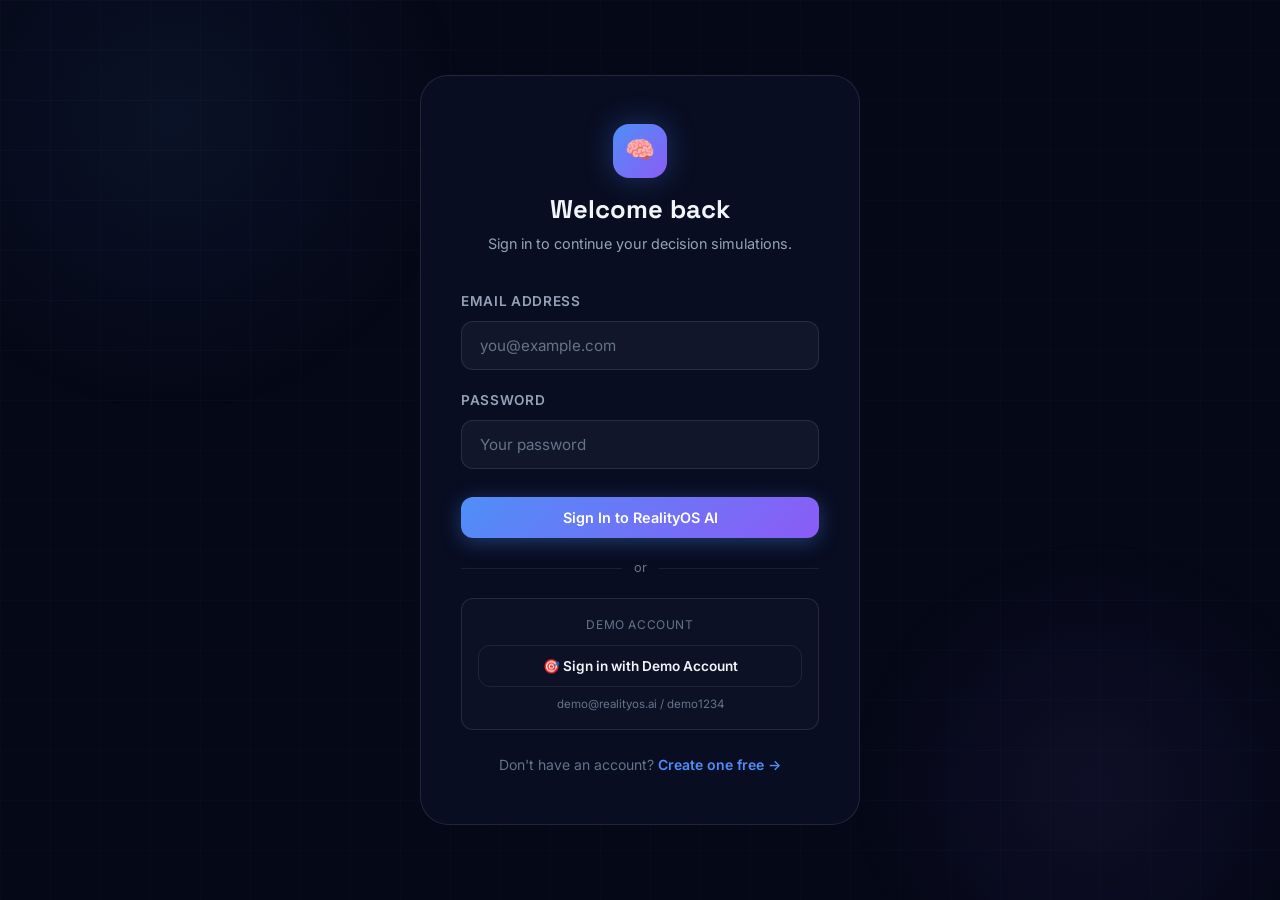
<file: simulations.html>
<!DOCTYPE html>
<html lang="en">
<head>
  <meta charset="UTF-8" />
  <meta name="viewport" content="width=device-width, initial-scale=1.0" />
  <title>My Simulations — RealityOS AI</title>
  <meta name="description" content="View and manage your saved AI decision simulations." />
  <link rel="stylesheet" href="assets/css/style.css" />
  <style>
    .filter-bar { display: flex; gap: 10px; flex-wrap: wrap; margin-bottom: 20px; align-items: center; }
    .sim-grid { display: flex; flex-direction: column; gap: 12px; }
    .sim-card { background: var(--bg-card); border: 1px solid var(--glass-border); border-radius: var(--radius-lg); padding: 20px 24px; display: flex; align-items: center; gap: 16px; transition: all var(--transition); cursor: pointer; position: relative; }
    .sim-card:hover { background: var(--bg-card-hover); border-color: var(--border-glow); transform: translateX(4px); box-shadow: var(--shadow-glow); }
    .sim-card .sim-icon { width: 48px; height: 48px; border-radius: var(--radius-md); background: var(--gradient-card); border: 1px solid rgba(79,142,247,0.15); display: flex; align-items: center; justify-content: center; font-size: 1.3rem; flex-shrink: 0; }
    .sim-card .sim-body { flex: 1; min-width: 0; }
    .sim-card .sim-title { font-weight: 600; white-space: nowrap; overflow: hidden; text-overflow: ellipsis; margin-bottom: 4px; }
    .sim-card .sim-meta { display: flex; gap: 8px; flex-wrap: wrap; align-items: center; }
    .sim-card .sim-actions { display: flex; gap: 8px; flex-shrink: 0; }
    .delete-btn { width: 32px; height: 32px; border: none; background: rgba(239,68,68,0.08); color: #ef4444; border-radius: var(--radius-sm); cursor: pointer; display: flex; align-items: center; justify-content: center; font-size: 0.85rem; transition: all var(--transition); }
    .delete-btn:hover { background: rgba(239,68,68,0.2); }
    @media (max-width: 600px) { .sim-card { flex-wrap: wrap; } .sim-card .sim-actions { width: 100%; justify-content: flex-end; } }
  </style>
</head>
<body>
  <div class="glow-orb-2"></div>

  <nav class="navbar">
    <div style="display:flex;align-items:center;gap:16px;">
      <button class="hamburger" id="hamburger"><span></span><span></span><span></span></button>
      <a href="index.html" class="navbar-brand"><div class="navbar-logo">🧠</div> RealityOS AI</a>
    </div>
    <div class="navbar-actions">
      <a href="new-simulation.html" class="btn btn-primary btn-sm">+ New Simulation</a>
      <button class="btn btn-ghost btn-sm" data-action="logout">Sign Out</button>
    </div>
  </nav>

  <div class="sidebar-overlay" id="sidebar-overlay"></div>
  <aside class="sidebar" id="sidebar">
    <nav class="sidebar-nav">
      <div class="sidebar-section-label">Navigation</div>
      <a href="dashboard.html" class="sidebar-link"><span class="icon">📊</span> Dashboard</a>
      <a href="new-simulation.html" class="sidebar-link"><span class="icon">➕</span> New Simulation</a>
      <a href="simulations.html" class="sidebar-link active"><span class="icon">🗃️</span> My Simulations</a>
      <div class="sidebar-section-label">Account</div>
      <a href="profile.html" class="sidebar-link"><span class="icon">👤</span> Profile</a>
      <a href="#" class="sidebar-link" data-action="logout"><span class="icon">🚪</span> Sign Out</a>
    </nav>
  </aside>

  <div class="app-layout">
    <main class="main-content">
      <div class="page-header">
        <h1>My Simulations</h1>
        <p>Your saved decision analyses and AI reports.</p>
      </div>

      <div class="filter-bar">
        <button class="btn btn-ghost btn-sm filter-btn active" data-cat="">All</button>
        <button class="btn btn-ghost btn-sm filter-btn" data-cat="Career">💼 Career</button>
        <button class="btn btn-ghost btn-sm filter-btn" data-cat="Finance">💰 Finance</button>
        <button class="btn btn-ghost btn-sm filter-btn" data-cat="Business">🚀 Business</button>
        <button class="btn btn-ghost btn-sm filter-btn" data-cat="Technology">💻 Technology</button>
        <button class="btn btn-ghost btn-sm filter-btn" data-cat="Education">🎓 Education</button>
        <button class="btn btn-ghost btn-sm filter-btn" data-cat="Personal Growth">🌱 Personal Growth</button>
      </div>

      <div class="sim-grid" id="sim-grid">
        <div style="text-align:center;padding:60px 20px;">
          <div class="spinner" style="margin:0 auto 16px;"></div>
          <p style="color:var(--text-muted);">Loading your simulations...</p>
        </div>
      </div>
    </main>
  </div>

  <script src="assets/js/api.js"></script>
  <script src="assets/js/app.js"></script>
  <script>
    let allSims = [];

    document.addEventListener('DOMContentLoaded', async () => {
      Auth.redirectIfNotAuth();
      await loadSims('');

      document.querySelectorAll('.filter-btn').forEach(btn => {
        btn.addEventListener('click', () => {
          document.querySelectorAll('.filter-btn').forEach(b => b.classList.remove('active'));
          btn.classList.add('active');
          renderSims(btn.dataset.cat ? allSims.filter(s => s.category === btn.dataset.cat) : allSims);
        });
      });
    });

    async function loadSims(category) {
      const res = await API.getSimulations(category);
      if (res.ok && res.data.success) {
        allSims = res.data.simulations;
        renderSims(allSims);
      } else {
        document.getElementById('sim-grid').innerHTML = `<div class="alert alert-error">Failed to load simulations.</div>`;
      }
    }

    function renderSims(sims) {
      const grid = document.getElementById('sim-grid');
      if (!sims.length) {
        grid.innerHTML = `<div class="empty-state">
          <div class="icon">🧩</div>
          <h3>No simulations here</h3>
          <p>Run your first AI decision simulation to see it appear here.</p>
          <a href="new-simulation.html" class="btn btn-primary" style="margin-top:16px;">+ New Simulation</a>
        </div>`;
        return;
      }

      grid.innerHTML = sims.map(s => {
        const recParts = s.recommended_option ? s.recommended_option.split(' ') : [];
        const shortRec = recParts.slice(0, 4).join(' ') + (recParts.length > 4 ? '...' : '');
        return `
        <div class="sim-card" onclick="openSim(${s.id}, event)" data-id="${s.id}">
          <div class="sim-icon">${getCategoryIcon(s.category)}</div>
          <div class="sim-body">
            <div class="sim-title">${s.decision_title}</div>
            <div class="sim-meta">
              <span class="badge badge-blue" style="font-size:0.7rem;">${s.category}</span>
              ${s.recommended_option ? `<span class="badge badge-green" style="font-size:0.7rem;">✅ ${shortRec}</span>` : ''}
              <span style="font-size:0.75rem;color:var(--text-muted);">${s.confidence_score}% confidence</span>
              <span style="font-size:0.75rem;color:var(--text-muted);">${formatDate(s.created_at)}</span>
            </div>
          </div>
          <div class="sim-actions">
            <div style="text-align:center;min-width:60px;">
              <div style="font-size:1.1rem;font-weight:800;color:var(--accent-blue);">${s.confidence_score}%</div>
              <div style="font-size:0.65rem;color:var(--text-muted);">Confidence</div>
            </div>
            <button class="delete-btn" title="Delete simulation" onclick="deleteSim(${s.id}, event)">🗑</button>
          </div>
        </div>`;
      }).join('');
    }

    function openSim(id, e) {
      window.location.href = `results.html?id=${id}`;
    }

    async function deleteSim(id, e) {
      e.stopPropagation();
      if (!confirm('Delete this simulation permanently? This cannot be undone.')) return;
      const res = await API.deleteSimulation(id);
      if (res.ok && res.data.success) {
        allSims = allSims.filter(s => s.id != id);
        renderSims(allSims);
      } else {
        alert(res.data.error || 'Delete failed. Please try again.');
      }
    }
  </script>
</body>
</html>
</file>
<file: assets/css/style.css>
/* ========================================
   RealityOS AI - Global Design System
   Dark Glassmorphism Premium Theme
   ======================================== */

@import url('https://fonts.googleapis.com/css2?family=Inter:wght@300;400;500;600;700;800;900&family=Space+Grotesk:wght@400;500;600;700&display=swap');

/* ---- CSS Variables ---- */
:root {
  --bg-deep:        #050816;
  --bg-surface:     #0a0f26;
  --bg-card:        rgba(255,255,255,0.04);
  --bg-card-hover:  rgba(255,255,255,0.07);

  --accent-blue:    #4f8ef7;
  --accent-purple:  #8b5cf6;
  --accent-cyan:    #22d3ee;
  --accent-pink:    #ec4899;
  --accent-green:   #10b981;
  --accent-amber:   #f59e0b;
  --accent-red:     #ef4444;

  --gradient-main:  linear-gradient(135deg, #4f8ef7 0%, #8b5cf6 100%);
  --gradient-glow:  linear-gradient(135deg, rgba(79,142,247,0.15) 0%, rgba(139,92,246,0.15) 100%);
  --gradient-card:  linear-gradient(135deg, rgba(79,142,247,0.08) 0%, rgba(139,92,246,0.08) 100%);

  --text-primary:   #f1f5f9;
  --text-secondary: #94a3b8;
  --text-muted:     #64748b;

  --border-subtle:  rgba(255,255,255,0.08);
  --border-glow:    rgba(79,142,247,0.3);

  --glass-bg:       rgba(10, 15, 38, 0.7);
  --glass-border:   rgba(255,255,255,0.1);

  --shadow-card:    0 4px 24px rgba(0,0,0,0.4);
  --shadow-glow:    0 0 40px rgba(79,142,247,0.15);
  --shadow-glow-lg: 0 0 80px rgba(79,142,247,0.2);

  --radius-sm:  8px;
  --radius-md:  12px;
  --radius-lg:  20px;
  --radius-xl:  28px;

  --transition: 0.25s cubic-bezier(0.4, 0, 0.2, 1);
  --transition-fast: 0.15s cubic-bezier(0.4, 0, 0.2, 1);

  --sidebar-w: 260px;
  --navbar-h:  72px;
}

/* ---- Reset & Base ---- */
*, *::before, *::after { box-sizing: border-box; margin: 0; padding: 0; }

html { scroll-behavior: smooth; font-size: 16px; }

body {
  font-family: 'Inter', sans-serif;
  background: var(--bg-deep);
  color: var(--text-primary);
  min-height: 100vh;
  line-height: 1.6;
  -webkit-font-smoothing: antialiased;
  overflow-x: hidden;
}

/* Animated background grid */
body::before {
  content: '';
  position: fixed;
  inset: 0;
  background-image:
    linear-gradient(rgba(79,142,247,0.03) 1px, transparent 1px),
    linear-gradient(90deg, rgba(79,142,247,0.03) 1px, transparent 1px);
  background-size: 50px 50px;
  pointer-events: none;
  z-index: 0;
}

/* Glow orbs */
body::after {
  content: '';
  position: fixed;
  top: -20%;
  left: -10%;
  width: 600px;
  height: 600px;
  background: radial-gradient(circle, rgba(79,142,247,0.08) 0%, transparent 70%);
  pointer-events: none;
  z-index: 0;
}

.glow-orb-2 {
  position: fixed;
  bottom: -15%;
  right: -5%;
  width: 500px;
  height: 500px;
  background: radial-gradient(circle, rgba(139,92,246,0.08) 0%, transparent 70%);
  pointer-events: none;
  z-index: 0;
}

/* ---- Typography ---- */
h1, h2, h3, h4, h5, h6 {
  font-family: 'Space Grotesk', sans-serif;
  font-weight: 700;
  line-height: 1.2;
  color: var(--text-primary);
}

a { text-decoration: none; color: inherit; transition: color var(--transition); }
img { max-width: 100%; }

/* ---- Layout Utilities ---- */
.container { max-width: 1200px; margin: 0 auto; padding: 0 24px; }
.container-sm { max-width: 800px; margin: 0 auto; padding: 0 24px; }
.flex { display: flex; }
.flex-col { flex-direction: column; }
.items-center { align-items: center; }
.justify-between { justify-content: space-between; }
.gap-1 { gap: 8px; }
.gap-2 { gap: 16px; }
.gap-3 { gap: 24px; }
.gap-4 { gap: 32px; }
.grid-2 { display: grid; grid-template-columns: 1fr 1fr; gap: 24px; }
.grid-3 { display: grid; grid-template-columns: repeat(3, 1fr); gap: 24px; }
.grid-4 { display: grid; grid-template-columns: repeat(4, 1fr); gap: 20px; }
.text-center { text-align: center; }
.relative { position: relative; }
.w-full { width: 100%; }

/* ---- Glass Card ---- */
.card {
  background: var(--bg-card);
  border: 1px solid var(--glass-border);
  border-radius: var(--radius-lg);
  padding: 28px;
  backdrop-filter: blur(20px);
  -webkit-backdrop-filter: blur(20px);
  transition: all var(--transition);
  position: relative;
  z-index: 1;
}

.card:hover {
  background: var(--bg-card-hover);
  border-color: var(--border-glow);
  transform: translateY(-2px);
  box-shadow: var(--shadow-glow);
}

.card-glow {
  background: var(--gradient-card);
  border-color: rgba(79,142,247,0.2);
}

/* ---- Buttons ---- */
.btn {
  display: inline-flex;
  align-items: center;
  gap: 8px;
  padding: 12px 24px;
  border-radius: var(--radius-md);
  font-family: 'Inter', sans-serif;
  font-size: 0.9rem;
  font-weight: 600;
  cursor: pointer;
  border: none;
  transition: all var(--transition);
  position: relative;
  overflow: hidden;
  text-decoration: none;
  white-space: nowrap;
}

.btn::before {
  content: '';
  position: absolute;
  inset: 0;
  background: rgba(255,255,255,0.1);
  opacity: 0;
  transition: opacity var(--transition-fast);
}
.btn:hover::before { opacity: 1; }

.btn-primary {
  background: var(--gradient-main);
  color: #fff;
  box-shadow: 0 4px 20px rgba(79,142,247,0.35);
}
.btn-primary:hover {
  box-shadow: 0 6px 30px rgba(79,142,247,0.55);
  transform: translateY(-1px);
}

.btn-ghost {
  background: transparent;
  color: var(--text-primary);
  border: 1px solid var(--border-subtle);
}
.btn-ghost:hover {
  border-color: var(--border-glow);
  background: var(--bg-card);
}

.btn-danger {
  background: rgba(239,68,68,0.15);
  color: var(--accent-red);
  border: 1px solid rgba(239,68,68,0.25);
}
.btn-danger:hover {
  background: rgba(239,68,68,0.25);
  box-shadow: 0 4px 20px rgba(239,68,68,0.2);
}

.btn-sm { padding: 8px 16px; font-size: 0.8rem; border-radius: var(--radius-sm); }
.btn-lg { padding: 16px 36px; font-size: 1rem; border-radius: var(--radius-lg); }

.btn:disabled {
  opacity: 0.5;
  cursor: not-allowed;
  transform: none !important;
}

/* ---- Inputs & Forms ---- */
.form-group { margin-bottom: 20px; }
.form-label {
  display: block;
  font-size: 0.85rem;
  font-weight: 600;
  color: var(--text-secondary);
  margin-bottom: 8px;
  text-transform: uppercase;
  letter-spacing: 0.05em;
}

.form-control {
  width: 100%;
  padding: 14px 18px;
  background: rgba(255,255,255,0.04);
  border: 1px solid var(--glass-border);
  border-radius: var(--radius-md);
  color: var(--text-primary);
  font-family: 'Inter', sans-serif;
  font-size: 0.95rem;
  transition: all var(--transition);
  outline: none;
  -webkit-appearance: none;
  appearance: none;
}

.form-control::placeholder { color: var(--text-muted); }
.form-control:focus {
  border-color: var(--accent-blue);
  background: rgba(79,142,247,0.05);
  box-shadow: 0 0 0 3px rgba(79,142,247,0.1);
}

.form-control.textarea {
  min-height: 100px;
  resize: vertical;
}

select.form-control {
  cursor: pointer;
  background-image: url("data:image/svg+xml,%3Csvg xmlns='http://www.w3.org/2000/svg' width='12' height='8' viewBox='0 0 12 8'%3E%3Cpath d='M1 1l5 5 5-5' stroke='%2394a3b8' stroke-width='1.5' fill='none' stroke-linecap='round'/%3E%3C/svg%3E");
  background-repeat: no-repeat;
  background-position: right 16px center;
  padding-right: 44px;
}

select.form-control option { background: var(--bg-surface); color: var(--text-primary); }

.form-error {
  font-size: 0.8rem;
  color: var(--accent-red);
  margin-top: 6px;
  display: flex;
  align-items: center;
  gap: 4px;
}

/* ---- Navbar ---- */
.navbar {
  height: var(--navbar-h);
  display: flex;
  align-items: center;
  padding: 0 32px;
  background: rgba(5,8,22,0.8);
  backdrop-filter: blur(20px);
  -webkit-backdrop-filter: blur(20px);
  border-bottom: 1px solid var(--border-subtle);
  position: fixed;
  top: 0;
  left: 0;
  right: 0;
  z-index: 100;
  justify-content: space-between;
}

.navbar-brand {
  display: flex;
  align-items: center;
  gap: 12px;
  font-family: 'Space Grotesk', sans-serif;
  font-weight: 700;
  font-size: 1.3rem;
  color: var(--text-primary);
}

.navbar-logo {
  width: 36px;
  height: 36px;
  background: var(--gradient-main);
  border-radius: 10px;
  display: flex;
  align-items: center;
  justify-content: center;
  font-size: 1rem;
}

.navbar-actions { display: flex; align-items: center; gap: 12px; }

.navbar-link {
  color: var(--text-secondary);
  font-size: 0.9rem;
  font-weight: 500;
  padding: 8px 14px;
  border-radius: var(--radius-sm);
  transition: all var(--transition);
}
.navbar-link:hover, .navbar-link.active {
  color: var(--text-primary);
  background: var(--bg-card);
}

/* ---- Sidebar ---- */
.sidebar {
  width: var(--sidebar-w);
  height: 100vh;
  position: fixed;
  top: 0;
  left: 0;
  padding-top: var(--navbar-h);
  background: rgba(5,8,22,0.9);
  backdrop-filter: blur(20px);
  -webkit-backdrop-filter: blur(20px);
  border-right: 1px solid var(--border-subtle);
  z-index: 90;
  overflow-y: auto;
  transition: transform var(--transition);
}

.sidebar-nav { padding: 24px 16px; }
.sidebar-section-label {
  font-size: 0.7rem;
  font-weight: 700;
  text-transform: uppercase;
  letter-spacing: 0.1em;
  color: var(--text-muted);
  padding: 8px 12px 4px;
  margin-top: 16px;
}

.sidebar-link {
  display: flex;
  align-items: center;
  gap: 12px;
  padding: 11px 14px;
  border-radius: var(--radius-md);
  color: var(--text-secondary);
  font-size: 0.9rem;
  font-weight: 500;
  transition: all var(--transition-fast);
  margin-bottom: 2px;
}

.sidebar-link:hover {
  background: var(--bg-card);
  color: var(--text-primary);
}

.sidebar-link.active {
  background: var(--gradient-card);
  color: var(--accent-blue);
  border: 1px solid rgba(79,142,247,0.15);
}

.sidebar-link .icon {
  width: 20px;
  text-align: center;
  font-size: 1rem;
}

/* ---- Main Content Area ---- */
.app-layout {
  display: flex;
  padding-top: var(--navbar-h);
  min-height: 100vh;
}

.main-content {
  flex: 1;
  margin-left: var(--sidebar-w);
  padding: 32px;
  position: relative;
  z-index: 1;
}

/* ---- Page Header ---- */
.page-header {
  margin-bottom: 32px;
}
.page-header h1 {
  font-size: 2rem;
  background: var(--gradient-main);
  -webkit-background-clip: text;
  -webkit-text-fill-color: transparent;
  background-clip: text;
}
.page-header p {
  color: var(--text-secondary);
  margin-top: 6px;
  font-size: 1rem;
}

/* ---- Stat Cards ---- */
.stat-card {
  background: var(--bg-card);
  border: 1px solid var(--glass-border);
  border-radius: var(--radius-lg);
  padding: 24px;
  backdrop-filter: blur(20px);
  transition: all var(--transition);
  position: relative;
  overflow: hidden;
}

.stat-card::before {
  content: '';
  position: absolute;
  top: 0; right: 0;
  width: 80px; height: 80px;
  border-radius: 50%;
  opacity: 0.15;
  transform: translate(20px, -20px);
}

.stat-card.blue::before { background: var(--accent-blue); }
.stat-card.purple::before { background: var(--accent-purple); }
.stat-card.green::before { background: var(--accent-green); }
.stat-card.amber::before { background: var(--accent-amber); }

.stat-card:hover {
  border-color: var(--border-glow);
  transform: translateY(-3px);
  box-shadow: var(--shadow-glow);
}

.stat-card .stat-icon {
  width: 40px; height: 40px;
  border-radius: var(--radius-sm);
  display: flex; align-items: center; justify-content: center;
  font-size: 1.1rem;
  margin-bottom: 16px;
}

.stat-card.blue .stat-icon { background: rgba(79,142,247,0.15); color: var(--accent-blue); }
.stat-card.purple .stat-icon { background: rgba(139,92,246,0.15); color: var(--accent-purple); }
.stat-card.green .stat-icon { background: rgba(16,185,129,0.15); color: var(--accent-green); }
.stat-card.amber .stat-icon { background: rgba(245,158,11,0.15); color: var(--accent-amber); }

.stat-value {
  font-family: 'Space Grotesk', sans-serif;
  font-size: 2.2rem;
  font-weight: 800;
  margin-bottom: 4px;
  line-height: 1;
}
.stat-label {
  color: var(--text-secondary);
  font-size: 0.85rem;
  font-weight: 500;
}

/* ---- Badge ---- */
.badge {
  display: inline-flex;
  align-items: center;
  gap: 4px;
  padding: 4px 12px;
  border-radius: 999px;
  font-size: 0.75rem;
  font-weight: 600;
  text-transform: uppercase;
  letter-spacing: 0.05em;
}

.badge-blue   { background: rgba(79,142,247,0.15);  color: var(--accent-blue);   border: 1px solid rgba(79,142,247,0.25); }
.badge-purple { background: rgba(139,92,246,0.15); color: var(--accent-purple); border: 1px solid rgba(139,92,246,0.25); }
.badge-green  { background: rgba(16,185,129,0.15);  color: var(--accent-green);  border: 1px solid rgba(16,185,129,0.25); }
.badge-amber  { background: rgba(245,158,11,0.15);  color: var(--accent-amber);  border: 1px solid rgba(245,158,11,0.25); }
.badge-red    { background: rgba(239,68,68,0.15);   color: var(--accent-red);    border: 1px solid rgba(239,68,68,0.25); }
.badge-cyan   { background: rgba(34,211,238,0.15);  color: var(--accent-cyan);   border: 1px solid rgba(34,211,238,0.25); }

/* ---- Progress / Meter ---- */
.meter-track {
  width: 100%;
  height: 8px;
  background: rgba(255,255,255,0.06);
  border-radius: 999px;
  overflow: hidden;
  position: relative;
}

.meter-fill {
  height: 100%;
  border-radius: 999px;
  transition: width 1s cubic-bezier(0.4, 0, 0.2, 1);
  position: relative;
}

.meter-fill::after {
  content: '';
  position: absolute;
  right: 0; top: 0; bottom: 0;
  width: 20px;
  background: inherit;
  filter: blur(4px);
  border-radius: 999px;
}

.meter-blue   .meter-fill { background: linear-gradient(90deg, var(--accent-blue), var(--accent-cyan)); }
.meter-purple .meter-fill { background: linear-gradient(90deg, var(--accent-purple), var(--accent-pink)); }
.meter-green  .meter-fill { background: linear-gradient(90deg, var(--accent-green), var(--accent-cyan)); }
.meter-amber  .meter-fill { background: linear-gradient(90deg, var(--accent-amber), #f97316); }
.meter-red    .meter-fill { background: linear-gradient(90deg, var(--accent-red), var(--accent-pink)); }

/* ---- Alert/Toast ---- */
.alert {
  display: flex;
  align-items: flex-start;
  gap: 12px;
  padding: 16px 20px;
  border-radius: var(--radius-md);
  font-size: 0.9rem;
  animation: fadeSlideIn 0.3s ease;
}
.alert-error   { background: rgba(239,68,68,0.1);  border: 1px solid rgba(239,68,68,0.2);  color: #fca5a5; }
.alert-success { background: rgba(16,185,129,0.1); border: 1px solid rgba(16,185,129,0.2); color: #6ee7b7; }
.alert-info    { background: rgba(79,142,247,0.1); border: 1px solid rgba(79,142,247,0.2); color: #93c5fd; }

/* ---- Loading Spinner ---- */
.spinner {
  width: 40px; height: 40px;
  border: 3px solid rgba(79,142,247,0.15);
  border-top-color: var(--accent-blue);
  border-radius: 50%;
  animation: spin 0.8s linear infinite;
}

.spinner-sm {
  width: 18px; height: 18px;
  border-width: 2px;
}

/* ---- AI Loading Overlay ---- */
.ai-loading-overlay {
  position: fixed;
  inset: 0;
  background: rgba(5,8,22,0.92);
  backdrop-filter: blur(10px);
  display: flex;
  flex-direction: column;
  align-items: center;
  justify-content: center;
  z-index: 999;
  gap: 24px;
  animation: fadeIn 0.3s ease;
}

.ai-loading-ring {
  width: 80px; height: 80px;
  border: 3px solid transparent;
  border-top-color: var(--accent-blue);
  border-right-color: var(--accent-purple);
  border-radius: 50%;
  animation: spin 1s linear infinite;
  position: relative;
}

.ai-loading-ring::before {
  content: '';
  position: absolute;
  inset: 6px;
  border: 3px solid transparent;
  border-top-color: var(--accent-cyan);
  border-radius: 50%;
  animation: spin 1.5s linear infinite reverse;
}

.ai-loading-text {
  font-size: 1.1rem;
  color: var(--text-secondary);
  font-weight: 500;
}

.ai-loading-subtext {
  font-size: 0.85rem;
  color: var(--text-muted);
  text-align: center;
  max-width: 300px;
  line-height: 1.5;
}

/* ---- Recommendation Highlight Card ---- */
.recommendation-hero {
  background: var(--gradient-card);
  border: 1px solid rgba(79,142,247,0.25);
  border-radius: var(--radius-xl);
  padding: 36px;
  position: relative;
  overflow: hidden;
}

.recommendation-hero::before {
  content: '';
  position: absolute;
  top: -40%;
  right: -10%;
  width: 300px; height: 300px;
  background: radial-gradient(circle, rgba(79,142,247,0.12) 0%, transparent 70%);
  pointer-events: none;
}

.confidence-ring {
  position: relative;
  width: 120px; height: 120px;
  flex-shrink: 0;
}

.confidence-ring svg { transform: rotate(-90deg); }
.confidence-ring .track { fill: none; stroke: rgba(255,255,255,0.06); stroke-width: 8; }
.confidence-ring .fill  { fill: none; stroke-width: 8; stroke-linecap: round; transition: stroke-dashoffset 1.5s cubic-bezier(0.4, 0, 0.2, 1); }
.confidence-ring .gradient-fill { stroke: url(#confidenceGrad); }

.confidence-value {
  position: absolute;
  inset: 0;
  display: flex;
  flex-direction: column;
  align-items: center;
  justify-content: center;
}
.confidence-value .number {
  font-family: 'Space Grotesk', sans-serif;
  font-size: 1.8rem;
  font-weight: 800;
  color: var(--text-primary);
  line-height: 1;
}
.confidence-value .label {
  font-size: 0.6rem;
  color: var(--text-muted);
  text-transform: uppercase;
  letter-spacing: 0.08em;
}

/* ---- Comparison Columns ---- */
.comparison-grid {
  display: grid;
  grid-template-columns: 1fr 40px 1fr;
  gap: 0;
  align-items: start;
}

.comparison-divider {
  display: flex;
  flex-direction: column;
  align-items: center;
  justify-content: center;
  padding-top: 80px;
  gap: 8px;
}
.comparison-divider .vs-pill {
  background: var(--gradient-main);
  width: 36px; height: 36px;
  border-radius: 50%;
  display: flex; align-items: center; justify-content: center;
  font-size: 0.75rem;
  font-weight: 800;
  color: white;
}
.comparison-divider .line {
  width: 2px;
  height: 40px;
  background: linear-gradient(to bottom, transparent, var(--border-glow), transparent);
}

/* ---- Option Card ---- */
.option-card {
  border-radius: var(--radius-xl);
  padding: 28px;
  border: 1px solid var(--glass-border);
  background: var(--bg-card);
  backdrop-filter: blur(20px);
  transition: all var(--transition);
}

.option-card.recommended {
  border-color: rgba(79,142,247,0.35);
  background: var(--gradient-card);
  box-shadow: var(--shadow-glow);
}

.option-card.recommended::after {
  content: '⭐ AI Recommended';
  position: absolute;
  top: -14px;
  left: 50%;
  transform: translateX(-50%);
  background: var(--gradient-main);
  color: white;
  font-size: 0.75rem;
  font-weight: 700;
  padding: 4px 16px;
  border-radius: 999px;
  white-space: nowrap;
}

/* ---- Pros / Cons ---- */
.pros-cons-list { list-style: none; }
.pros-cons-list li {
  display: flex;
  align-items: flex-start;
  gap: 10px;
  padding: 6px 0;
  font-size: 0.9rem;
  color: var(--text-secondary);
  border-bottom: 1px solid rgba(255,255,255,0.04);
}
.pros-cons-list li:last-child { border-bottom: none; }

.pros-cons-list .pro::before { content: '✓'; color: var(--accent-green); font-weight: 700; flex-shrink: 0; }
.pros-cons-list .con::before { content: '✗'; color: var(--accent-red); font-weight: 700; flex-shrink: 0; }

/* ---- Action Steps ---- */
.action-step {
  display: flex;
  align-items: flex-start;
  gap: 16px;
  padding: 16px 0;
  border-bottom: 1px solid rgba(255,255,255,0.05);
}

.action-step:last-child { border-bottom: none; }

.action-step-num {
  width: 30px; height: 30px;
  min-width: 30px;
  background: var(--gradient-main);
  border-radius: 50%;
  display: flex; align-items: center; justify-content: center;
  font-size: 0.8rem;
  font-weight: 800;
  color: white;
}

.action-step-text {
  color: var(--text-secondary);
  font-size: 0.9rem;
  padding-top: 4px;
  line-height: 1.5;
}

/* ---- Simulation List Item ---- */
.sim-item {
  display: flex;
  align-items: center;
  gap: 20px;
  padding: 20px 24px;
  background: var(--bg-card);
  border: 1px solid var(--glass-border);
  border-radius: var(--radius-lg);
  transition: all var(--transition);
  cursor: pointer;
  animation: fadeSlideIn 0.3s ease;
}

.sim-item:hover {
  background: var(--bg-card-hover);
  border-color: var(--border-glow);
  transform: translateX(4px);
}

.sim-icon {
  width: 44px; height: 44px;
  border-radius: var(--radius-sm);
  background: var(--gradient-card);
  border: 1px solid rgba(79,142,247,0.15);
  display: flex; align-items: center; justify-content: center;
  font-size: 1.1rem;
  flex-shrink: 0;
}

/* ---- Tag ---- */
.tag-list { display: flex; flex-wrap: wrap; gap: 6px; margin-top: 8px; }
.tag {
  padding: 3px 10px;
  background: rgba(255,255,255,0.05);
  border: 1px solid var(--border-subtle);
  border-radius: var(--radius-sm);
  font-size: 0.75rem;
  color: var(--text-muted);
}

/* ---- Sample Scenario Cards ---- */
.sample-card {
  padding: 16px 20px;
  background: rgba(255,255,255,0.03);
  border: 1px solid var(--glass-border);
  border-radius: var(--radius-md);
  cursor: pointer;
  transition: all var(--transition);
}

.sample-card:hover {
  border-color: var(--border-glow);
  background: var(--gradient-card);
  transform: translateY(-2px);
}

.sample-card h4 {
  font-size: 0.9rem;
  font-weight: 600;
  color: var(--text-primary);
  margin-bottom: 4px;
}

.sample-card p {
  font-size: 0.8rem;
  color: var(--text-muted);
}

/* ---- Empty State ---- */
.empty-state {
  display: flex;
  flex-direction: column;
  align-items: center;
  justify-content: center;
  padding: 80px 24px;
  text-align: center;
}

.empty-state .icon {
  font-size: 3rem;
  margin-bottom: 16px;
  opacity: 0.5;
}

.empty-state h3 {
  font-size: 1.2rem;
  margin-bottom: 8px;
  color: var(--text-secondary);
}

.empty-state p {
  font-size: 0.9rem;
  color: var(--text-muted);
  max-width: 300px;
}

/* ---- Hero (Landing) ---- */
.hero {
  min-height: 100vh;
  display: flex;
  align-items: center;
  padding: 120px 0 80px;
  position: relative;
  overflow: hidden;
}

.hero-badge {
  display: inline-flex;
  align-items: center;
  gap: 8px;
  padding: 6px 16px;
  background: rgba(79,142,247,0.1);
  border: 1px solid rgba(79,142,247,0.2);
  border-radius: 999px;
  font-size: 0.8rem;
  font-weight: 600;
  color: var(--accent-blue);
  margin-bottom: 24px;
  animation: fadeSlideIn 0.6s ease;
}

.hero h1 {
  font-size: clamp(2.5rem, 6vw, 4.5rem);
  font-weight: 900;
  line-height: 1.08;
  margin-bottom: 24px;
  animation: fadeSlideIn 0.6s ease 0.1s both;
}

.hero h1 .gradient-text {
  background: var(--gradient-main);
  -webkit-background-clip: text;
  -webkit-text-fill-color: transparent;
  background-clip: text;
}

.hero p {
  font-size: 1.15rem;
  color: var(--text-secondary);
  max-width: 560px;
  margin-bottom: 40px;
  line-height: 1.7;
  animation: fadeSlideIn 0.6s ease 0.2s both;
}

.hero-cta {
  display: flex;
  gap: 16px;
  flex-wrap: wrap;
  animation: fadeSlideIn 0.6s ease 0.3s both;
}

.hero-visual {
  flex: 1;
  display: flex;
  align-items: center;
  justify-content: center;
  position: relative;
  min-height: 400px;
}

.hero-card-preview {
  background: var(--bg-card);
  border: 1px solid var(--glass-border);
  border-radius: var(--radius-xl);
  padding: 24px;
  backdrop-filter: blur(20px);
  width: 360px;
  animation: float 4s ease-in-out infinite;
  box-shadow: 0 20px 60px rgba(0,0,0,0.5), var(--shadow-glow);
}

/* ---- Sections ---- */
.section { padding: 80px 0; position: relative; z-index: 1; }
.section-header { text-align: center; margin-bottom: 60px; }
.section-badge {
  display: inline-flex;
  align-items: center;
  gap: 8px;
  padding: 6px 14px;
  background: rgba(139,92,246,0.1);
  border: 1px solid rgba(139,92,246,0.2);
  border-radius: 999px;
  font-size: 0.8rem;
  font-weight: 600;
  color: var(--accent-purple);
  margin-bottom: 16px;
}

.section-header h2 {
  font-size: clamp(1.8rem, 4vw, 2.8rem);
  margin-bottom: 16px;
}

.section-header p {
  color: var(--text-secondary);
  font-size: 1.05rem;
  max-width: 560px;
  margin: 0 auto;
  line-height: 1.7;
}

/* ---- Feature Card ---- */
.feature-card {
  padding: 32px;
  background: var(--bg-card);
  border: 1px solid var(--glass-border);
  border-radius: var(--radius-xl);
  transition: all var(--transition);
  backdrop-filter: blur(20px);
}

.feature-card:hover {
  border-color: var(--border-glow);
  transform: translateY(-4px);
  box-shadow: var(--shadow-glow);
}

.feature-icon {
  width: 52px; height: 52px;
  background: var(--gradient-main);
  border-radius: var(--radius-md);
  display: flex; align-items: center; justify-content: center;
  font-size: 1.4rem;
  margin-bottom: 20px;
}

/* ---- How it Works Steps ---- */
.how-step {
  display: flex;
  gap: 20px;
  align-items: flex-start;
}

.how-step-num {
  width: 44px; height: 44px;
  min-width: 44px;
  background: var(--gradient-main);
  border-radius: 50%;
  display: flex; align-items: center; justify-content: center;
  font-family: 'Space Grotesk', sans-serif;
  font-weight: 800;
  font-size: 1rem;
  color: white;
}

/* ---- Animations ---- */
@keyframes fadeIn {
  from { opacity: 0; }
  to   { opacity: 1; }
}

@keyframes fadeSlideIn {
  from { opacity: 0; transform: translateY(20px); }
  to   { opacity: 1; transform: translateY(0); }
}

@keyframes float {
  0%, 100% { transform: translateY(0px); }
  50%       { transform: translateY(-12px); }
}

@keyframes spin {
  to { transform: rotate(360deg); }
}

@keyframes pulse-glow {
  0%, 100% { box-shadow: 0 0 20px rgba(79,142,247,0.2); }
  50%       { box-shadow: 0 0 40px rgba(79,142,247,0.4); }
}

@keyframes shimmer {
  from { background-position: -200% center; }
  to   { background-position: 200% center; }
}

.animate-fade-in  { animation: fadeIn 0.5s ease forwards; }
.animate-slide-in { animation: fadeSlideIn 0.5s ease forwards; }
.animate-pulse-glow { animation: pulse-glow 2s ease-in-out infinite; }

/* ---- Divider ---- */
.divider {
  height: 1px;
  background: linear-gradient(90deg, transparent, var(--border-subtle), transparent);
  margin: 32px 0;
}

/* ---- Footer ---- */
.footer {
  padding: 48px 0 32px;
  border-top: 1px solid var(--border-subtle);
  position: relative;
  z-index: 1;
}

.footer-brand p {
  font-size: 0.85rem;
  color: var(--text-muted);
  margin-top: 8px;
  max-width: 280px;
  line-height: 1.6;
}

.footer-links h4 {
  font-size: 0.75rem;
  text-transform: uppercase;
  letter-spacing: 0.1em;
  color: var(--text-muted);
  margin-bottom: 12px;
}

.footer-links a {
  display: block;
  color: var(--text-secondary);
  font-size: 0.85rem;
  padding: 4px 0;
  transition: color var(--transition);
}

.footer-links a:hover { color: var(--text-primary); }

.footer-bottom {
  margin-top: 40px;
  padding-top: 24px;
  border-top: 1px solid rgba(255,255,255,0.04);
  display: flex;
  justify-content: space-between;
  align-items: center;
  font-size: 0.8rem;
  color: var(--text-muted);
}

/* ---- Verdict Banner ---- */
.verdict-banner {
  padding: 28px 32px;
  background: linear-gradient(135deg, rgba(16,185,129,0.08) 0%, rgba(34,211,238,0.08) 100%);
  border: 1px solid rgba(16,185,129,0.2);
  border-radius: var(--radius-xl);
  position: relative;
  overflow: hidden;
}

.verdict-banner::before {
  content: '';
  position: absolute;
  left: 0; top: 0; bottom: 0;
  width: 4px;
  background: linear-gradient(to bottom, var(--accent-green), var(--accent-cyan));
  border-radius: 999px;
}

/* ---- Toggle Tab ---- */
.tab-group {
  display: flex;
  background: rgba(255,255,255,0.04);
  border: 1px solid var(--glass-border);
  border-radius: var(--radius-md);
  padding: 4px;
  width: fit-content;
}

.tab-btn {
  padding: 8px 20px;
  border-radius: calc(var(--radius-md) - 4px);
  font-size: 0.85rem;
  font-weight: 600;
  cursor: pointer;
  border: none;
  background: transparent;
  color: var(--text-muted);
  transition: all var(--transition-fast);
}

.tab-btn.active {
  background: var(--gradient-main);
  color: white;
  box-shadow: 0 2px 10px rgba(79,142,247,0.3);
}

/* ---- Mobile Hamburger ---- */
.hamburger {
  display: none;
  flex-direction: column;
  gap: 5px;
  cursor: pointer;
  padding: 8px;
  border-radius: var(--radius-sm);
  transition: background var(--transition);
}

.hamburger:hover { background: var(--bg-card); }
.hamburger span {
  width: 22px; height: 2px;
  background: var(--text-secondary);
  border-radius: 999px;
  transition: all var(--transition);
}

.sidebar-overlay {
  display: none;
  position: fixed;
  inset: 0;
  background: rgba(0,0,0,0.6);
  z-index: 89;
}

/* ---- Scrollbar ---- */
::-webkit-scrollbar { width: 6px; }
::-webkit-scrollbar-track { background: transparent; }
::-webkit-scrollbar-thumb { background: rgba(255,255,255,0.1); border-radius: 999px; }
::-webkit-scrollbar-thumb:hover { background: rgba(255,255,255,0.2); }

/* ---- Responsive ---- */
@media (max-width: 1024px) {
  .grid-4 { grid-template-columns: repeat(2, 1fr); }
  .grid-3 { grid-template-columns: repeat(2, 1fr); }
  .comparison-grid { grid-template-columns: 1fr; }
  .comparison-divider { flex-direction: row; padding-top: 0; }
  .comparison-divider .line { width: 40px; height: 2px; }
}

@media (max-width: 768px) {
  :root { --sidebar-w: 0px; --navbar-h: 64px; }

  .main-content { margin-left: 0; padding: 20px 16px; }

  .sidebar {
    transform: translateX(-100%);
    width: 260px;
    z-index: 95;
  }

  .sidebar.open {
    transform: translateX(0);
    box-shadow: 4px 0 20px rgba(0,0,0,0.5);
  }

  .sidebar-overlay.open { display: block; }

  .hamburger { display: flex; }

  .grid-2 { grid-template-columns: 1fr; }
  .grid-3 { grid-template-columns: 1fr; }
  .grid-4 { grid-template-columns: 1fr; }

  .hero { padding: 100px 0 60px; }
  .hero-visual { display: none; }

  .navbar { padding: 0 16px; }

  .comparison-grid { grid-template-columns: 1fr; }

  .card { padding: 20px; }

  .section { padding: 60px 0; }
  .section-header { margin-bottom: 40px; }

  .footer-bottom { flex-direction: column; gap: 8px; text-align: center; }

  .btn-lg { padding: 14px 24px; font-size: 0.95rem; }
}
/* ---- NEW: Responsive Comparison Panel (Refactored from inline) ---- */
.comparison-panel-grid {
  display: grid;
  grid-template-columns: 160px 1fr 60px 1fr;
  gap: 12px;
  align-items: center;
  margin-bottom: 8px;
}

@media (max-width: 850px) {
  .comparison-panel-grid {
    grid-template-columns: 100px 1fr 40px 1fr;
    font-size: 0.85rem;
  }
}

@media (max-width: 650px) {
  .comparison-panel-grid {
    grid-template-columns: 1fr 1fr;
    gap: 8px 16px;
  }
  .comparison-panel-grid .metric-label {
    grid-column: span 2;
    text-align: center;
    background: rgba(255,255,255,0.03);
    padding: 4px;
    border-radius: 4px;
    margin-bottom: 4px;
  }
}

/* ---- NEW: Responsive Roadmap Grid ---- */
.roadmap-grid {
  display: grid;
  grid-template-columns: repeat(auto-fit, minmax(280px, 1fr));
  gap: 24px;
}

/* ---- NEW: Responsive Recommendation Details ---- */
.rec-details-grid {
  display: grid;
  grid-template-columns: repeat(auto-fit, minmax(200px, 1fr));
  gap: 20px;
  margin-top: 16px;
}

@media (max-width: 600px) {
  .rec-details-grid {
    grid-template-columns: 1fr;
  }
}

@media (max-width: 768px) {
  .recommendation-hero {
    padding: 24px;
  }
  .confidence-ring {
    width: 100px;
    height: 100px;
    margin: 0 auto;
  }
}

/* Fix for mobile stacking of grid-2/3/4 if missing */
@media (max-width: 768px) {
  .grid-2, .grid-3, .grid-4 {
    grid-template-columns: 1fr !important;
  }
}

/* ---- NEW: Toast Notification ---- */
.toast-msg {
  position: fixed;
  bottom: 32px;
  left: 50%;
  transform: translateX(-50%) translateY(100px);
  background: var(--gradient-main);
  color: white;
  padding: 12px 24px;
  border-radius: 999px;
  font-size: 0.9rem;
  font-weight: 600;
  box-shadow: 0 4px 20px rgba(0,0,0,0.4);
  z-index: 1000;
  transition: transform 0.4s cubic-bezier(0.4, 0, 0.2, 1);
  display: flex;
  align-items: center;
  gap: 8px;
  pointer-events: none;
}

.toast-msg.show {
  transform: translateX(-50%) translateY(0);
}

/* ---- NEW: Print Optimization (Download PDF) ---- */
@media print {
  /* Hide non-content UI */
  .navbar, .sidebar, .sidebar-overlay, .glow-orb-2, 
  .hamburger, .action-btns, .footer, .toast-msg, .alert,
  .sidebar-link, .btn-ghost, .btn-primary:not(.print-include) {
    display: none !important;
  }

  /* Reset layout for print */
  body {
    background: white !important;
    color: black !important;
  }

  .app-layout {
    display: block !important;
    padding-top: 0 !important;
  }

  .main-content {
    margin-left: 0 !important;
    padding: 0 !important;
    width: 100% !important;
  }

  .card, .option-card, .recommendation-hero, .verdict-banner {
    background: white !important;
    border: 1px solid #ddd !important;
    box-shadow: none !important;
    color: black !important;
    break-inside: avoid;
    backdrop-filter: none !important;
    -webkit-backdrop-filter: none !important;
  }

  /* Force background colors for meters and icons */
  * {
    -webkit-print-color-adjust: exact !important;
    print-color-adjust: exact !important;
  }

  h1, h2, h3, .gradient-text {
    background: none !important;
    -webkit-text-fill-color: initial !important;
    color: #050816 !important;
  }

  .badge {
    border: 1px solid #ccc !important;
    color: #333 !important;
    background: #f5f5f5 !important;
  }

  /* Ensure the recommendation hero looks professional in print */
  .recommendation-hero {
    border: 2px solid #4f8ef7 !important;
    padding: 20px !important;
    margin-bottom: 30px !important;
  }

  .confidence-ring .track {
    stroke: #eee !important;
  }

  /* Adjust grid for print page width */
  .grid-2, .grid-3, .grid-4 {
    display: block !important;
  }
  .grid-2 > div, .grid-3 > div, .grid-4 > div {
    margin-bottom: 20px;
  }
}
</file>
